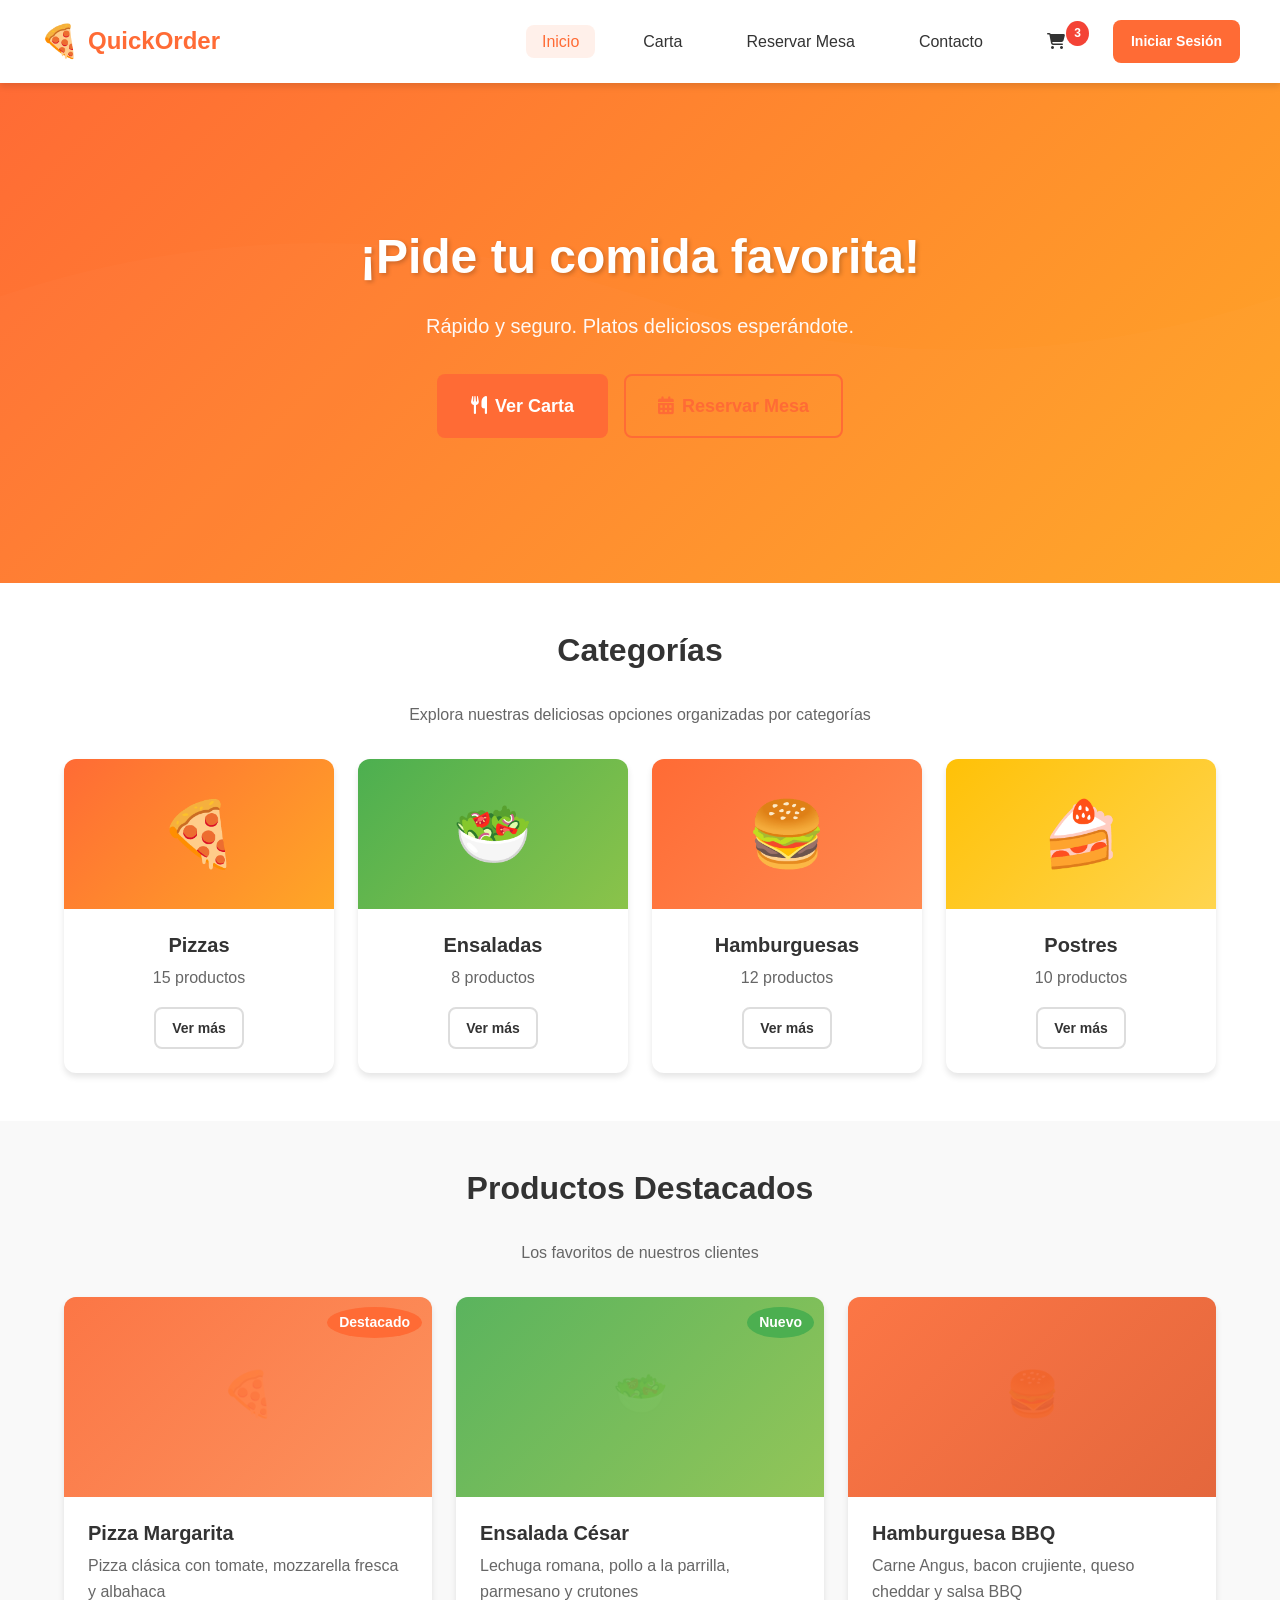
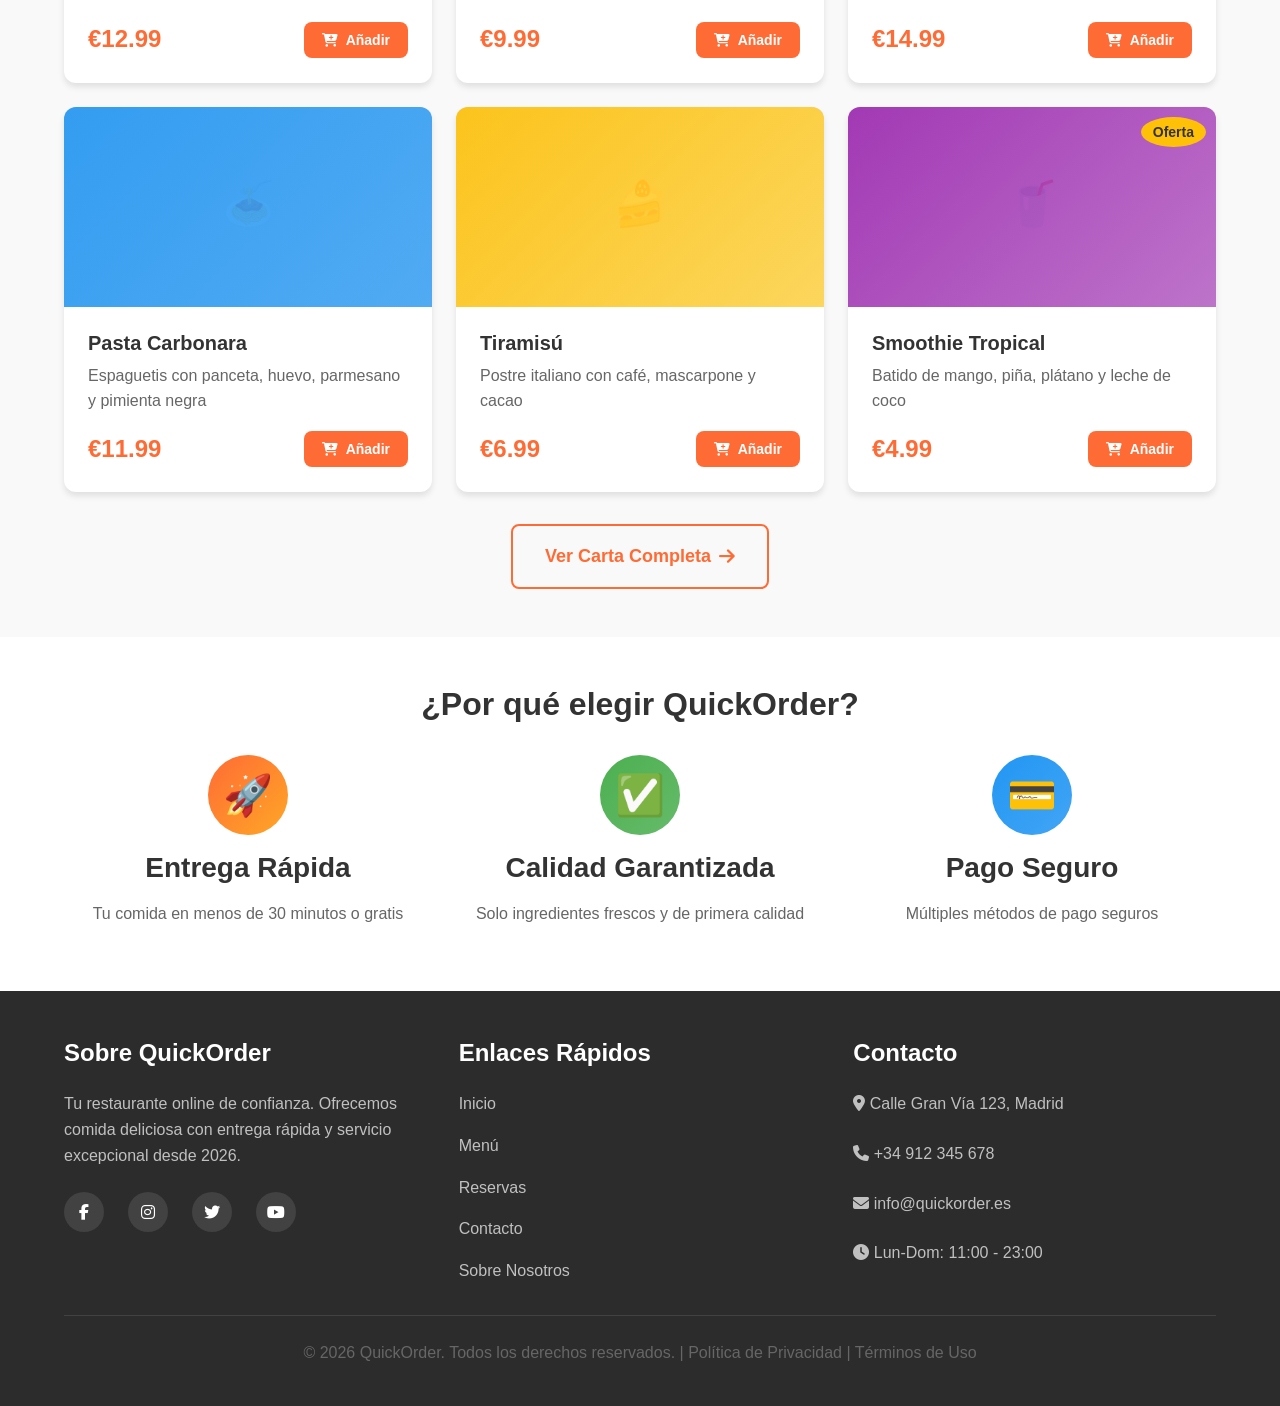
<file: mockup/index.html>
<!DOCTYPE html>
<html lang="es">
<head>
    <meta charset="UTF-8">
    <meta name="viewport" content="width=device-width, initial-scale=1.0">
    <title>QuickOrder - Ordena tu comida favorita online</title>
    <link rel="stylesheet" href="styles.css">
    <!-- Iconos -->
    <link rel="stylesheet" href="https://cdnjs.cloudflare.com/ajax/libs/font-awesome/6.4.0/css/all.min.css">
</head>
<body>
	<!-- Cabecera-->
    <header class="header">
        <nav class="navbar container">
            <a href="index.html" class="logo">
                <span class="logo-icon">🍕</span>
                <span>QuickOrder</span>
            </a>
            
            <ul class="nav-menu" id="navMenu">
                <li><a href="index.html" class="nav-link active">Inicio</a></li>
                <li><a href="index.html#menu" class="nav-link">Carta</a></li>
                <li><a href="reservation.html" class="nav-link">Reservar Mesa</a></li>
                <li><a href="contact.html" class="nav-link">Contacto</a></li>
                <li class="cart-badge">
                    <a href="#" class="nav-link">
                        <i class="fas fa-shopping-cart"></i>
                        <span class="badge">3</span>
                    </a>
                </li>
                <li><a href="login.html" class="btn btn-primary btn-sm">Iniciar Sesión</a></li>
            </ul>
            
            <button class="mobile-menu-toggle" id="mobileMenuToggle">
                <i class="fas fa-bars"></i>
            </button>
        </nav>
    </header>
	<!-- Principal -->
    <section class="hero">
        <div class="hero-content fade-in">
            <h1 class="hero-title">¡Pide tu comida favorita!</h1>
            <p class="hero-subtitle">Rápido y seguro. Platos deliciosos esperándote.</p>
				<div style="display: flex; gap: 1rem; justify-content: center; flex-wrap: wrap;">
                <a href="#menu" class="btn btn-primary btn-lg">
                    <i class="fas fa-utensils"></i>
                    Ver Carta
                </a>
                <a href="reservation.html" class="btn btn-secondary btn-lg">
                    <i class="fas fa-calendar-alt"></i>
                    Reservar Mesa
                </a>
            </div>
        </div>
    </section>
	<!-- Categoría -->
    <section class="section">
        <div class="container">
            <h2 class="section-title">Categorías</h2>
            <p class="section-subtitle">Explora nuestras deliciosas opciones organizadas por categorías</p>
            
            <div class="grid grid-4">
                <!-- Pizzas -->
                <div class="card fade-in">
                    <div style="background: linear-gradient(135deg, #FF6B35, #FFA726); height: 150px; display: flex; align-items: center; justify-content: center; font-size: 4rem;">
                        🍕
                    </div>
                    <div class="card-body text-center">
                        <h3 class="card-title">Pizzas</h3>
                        <p class="card-text">15 productos</p>
                        <a href="#menu" class="btn btn-outline btn-sm">Ver más</a>
                    </div>
                </div>

                <!-- Ensaladas -->
                <div class="card fade-in" style="animation-delay: 0.1s;">
                    <div style="background: linear-gradient(135deg, #4CAF50, #8BC34A); height: 150px; display: flex; align-items: center; justify-content: center; font-size: 4rem;">
                        🥗
                    </div>
                    <div class="card-body text-center">
                        <h3 class="card-title">Ensaladas</h3>
                        <p class="card-text">8 productos</p>
                        <a href="#menu" class="btn btn-outline btn-sm">Ver más</a>
                    </div>
                </div>

                <!-- Hamburguesas -->
                <div class="card fade-in" style="animation-delay: 0.2s;">
                    <div style="background: linear-gradient(135deg, #FF6B35, #FF8A50); height: 150px; display: flex; align-items: center; justify-content: center; font-size: 4rem;">
                        🍔
                    </div>
                    <div class="card-body text-center">
                        <h3 class="card-title">Hamburguesas</h3>
                        <p class="card-text">12 productos</p>
                        <a href="#menu" class="btn btn-outline btn-sm">Ver más</a>
                    </div>
                </div>

                <!-- Postres -->
                <div class="card fade-in" style="animation-delay: 0.3s;">
                    <div style="background: linear-gradient(135deg, #FFC107, #FFD54F); height: 150px; display: flex; align-items: center; justify-content: center; font-size: 4rem;">
                        🍰
                    </div>
                    <div class="card-body text-center">
                        <h3 class="card-title">Postres</h3>
                        <p class="card-text">10 productos</p>
                        <a href="#menu" class="btn btn-outline btn-sm">Ver más</a>
                    </div>
                </div>
            </div>
        </div>
    </section>

    <!-- Favoritos -->
    <section class="section" id="menu" style="background-color: var(--bg-secondary);">
        <div class="container">
            <h2 class="section-title">Productos Destacados</h2>
            <p class="section-subtitle">Los favoritos de nuestros clientes</p>
            
            <div class="grid grid-3">
                <!-- Producto 1 -->
                <div class="card">
                    <div style="position: relative;">
                        <div style="background: linear-gradient(135deg, rgba(255,107,53,0.9), rgba(255,138,80,0.9)), url('data:image/svg+xml,<svg xmlns=%22http://www.w3.org/2000/svg%22 viewBox=%220 0 400 300%22><rect fill=%22%23ddd%22 width=%22400%22 height=%22300%22/><text x=%2250%25%22 y=%2250%25%22 dominant-baseline=%22middle%22 text-anchor=%22middle%22 font-family=%22sans-serif%22 font-size=%2248%22 fill=%22%23999%22>🍕</text></svg>'); height: 200px; background-size: cover; background-position: center;"></div>
                        <span class="badge" style="position: absolute; top: 10px; right: 10px;">Destacado</span>
                    </div>
                    <div class="card-body">
                        <h3 class="card-title">Pizza Margarita</h3>
                        <p class="card-text">Pizza clásica con tomate, mozzarella fresca y albahaca</p>
                        <div class="d-flex justify-between align-center" style="margin-top: 1rem;">
                            <span style="font-size: 1.5rem; font-weight: 700; color: var(--primary-color);">€12.99</span>
                            <button class="btn btn-primary btn-sm">
                                <i class="fas fa-cart-plus"></i>
                                Añadir
                            </button>
                        </div>
                    </div>
                </div>

                <!-- Producto 2 -->
                <div class="card">
                    <div style="position: relative;">
                        <div style="background: linear-gradient(135deg, rgba(76,175,80,0.9), rgba(139,195,74,0.9)), url('data:image/svg+xml,<svg xmlns=%22http://www.w3.org/2000/svg%22 viewBox=%220 0 400 300%22><rect fill=%22%23ddd%22 width=%22400%22 height=%22300%22/><text x=%2250%25%22 y=%2250%25%22 dominant-baseline=%22middle%22 text-anchor=%22middle%22 font-family=%22sans-serif%22 font-size=%2248%22 fill=%22%23999%22>🥗</text></svg>'); height: 200px; background-size: cover; background-position: center;"></div>
                        <span class="badge badge-success" style="position: absolute; top: 10px; right: 10px;">Nuevo</span>
                    </div>
                    <div class="card-body">
                        <h3 class="card-title">Ensalada César</h3>
                        <p class="card-text">Lechuga romana, pollo a la parrilla, parmesano y crutones</p>
                        <div class="d-flex justify-between align-center" style="margin-top: 1rem;">
                            <span style="font-size: 1.5rem; font-weight: 700; color: var(--primary-color);">€9.99</span>
                            <button class="btn btn-primary btn-sm">
                                <i class="fas fa-cart-plus"></i>
                                Añadir
                            </button>
                        </div>
                    </div>
                </div>

                <!-- Producto 3 -->
                <div class="card">
                    <div style="position: relative;">
                        <div style="background: linear-gradient(135deg, rgba(255,107,53,0.9), rgba(229,90,43,0.9)), url('data:image/svg+xml,<svg xmlns=%22http://www.w3.org/2000/svg%22 viewBox=%220 0 400 300%22><rect fill=%22%23ddd%22 width=%22400%22 height=%22300%22/><text x=%2250%25%22 y=%2250%25%22 dominant-baseline=%22middle%22 text-anchor=%22middle%22 font-family=%22sans-serif%22 font-size=%2248%22 fill=%22%23999%22>🍔</text></svg>'); height: 200px; background-size: cover; background-position: center;"></div>
                    </div>
                    <div class="card-body">
                        <h3 class="card-title">Hamburguesa BBQ</h3>
                        <p class="card-text">Carne Angus, bacon crujiente, queso cheddar y salsa BBQ</p>
                        <div class="d-flex justify-between align-center" style="margin-top: 1rem;">
                            <span style="font-size: 1.5rem; font-weight: 700; color: var(--primary-color);">€14.99</span>
                            <button class="btn btn-primary btn-sm">
                                <i class="fas fa-cart-plus"></i>
                                Añadir
                            </button>
                        </div>
                    </div>
                </div>

                <!-- Producto 4 -->
                <div class="card">
                    <div style="position: relative;">
                        <div style="background: linear-gradient(135deg, rgba(33,150,243,0.9), rgba(66,165,245,0.9)), url('data:image/svg+xml,<svg xmlns=%22http://www.w3.org/2000/svg%22 viewBox=%220 0 400 300%22><rect fill=%22%23ddd%22 width=%22400%22 height=%22300%22/><text x=%2250%25%22 y=%2250%25%22 dominant-baseline=%22middle%22 text-anchor=%22middle%22 font-family=%22sans-serif%22 font-size=%2248%22 fill=%22%23999%22>🍝</text></svg>'); height: 200px; background-size: cover; background-position: center;"></div>
                    </div>
                    <div class="card-body">
                        <h3 class="card-title">Pasta Carbonara</h3>
                        <p class="card-text">Espaguetis con panceta, huevo, parmesano y pimienta negra</p>
                        <div class="d-flex justify-between align-center" style="margin-top: 1rem;">
                            <span style="font-size: 1.5rem; font-weight: 700; color: var(--primary-color);">€11.99</span>
                            <button class="btn btn-primary btn-sm">
                                <i class="fas fa-cart-plus"></i>
                                Añadir
                            </button>
                        </div>
                    </div>
                </div>

                <!-- Producto 5 -->
                <div class="card">
                    <div style="position: relative;">
                        <div style="background: linear-gradient(135deg, rgba(255,193,7,0.9), rgba(255,213,79,0.9)), url('data:image/svg+xml,<svg xmlns=%22http://www.w3.org/2000/svg%22 viewBox=%220 0 400 300%22><rect fill=%22%23ddd%22 width=%22400%22 height=%22300%22/><text x=%2250%25%22 y=%2250%25%22 dominant-baseline=%22middle%22 text-anchor=%22middle%22 font-family=%22sans-serif%22 font-size=%2248%22 fill=%22%23999%22>🍰</text></svg>'); height: 200px; background-size: cover; background-position: center;"></div>
                    </div>
                    <div class="card-body">
                        <h3 class="card-title">Tiramisú</h3>
                        <p class="card-text">Postre italiano con café, mascarpone y cacao</p>
                        <div class="d-flex justify-between align-center" style="margin-top: 1rem;">
                            <span style="font-size: 1.5rem; font-weight: 700; color: var(--primary-color);">€6.99</span>
                            <button class="btn btn-primary btn-sm">
                                <i class="fas fa-cart-plus"></i>
                                Añadir
                            </button>
                        </div>
                    </div>
                </div>

                <!-- Producto 6 -->
                <div class="card">
                    <div style="position: relative;">
                        <div style="background: linear-gradient(135deg, rgba(156,39,176,0.9), rgba(186,104,200,0.9)), url('data:image/svg+xml,<svg xmlns=%22http://www.w3.org/2000/svg%22 viewBox=%220 0 400 300%22><rect fill=%22%23ddd%22 width=%22400%22 height=%22300%22/><text x=%2250%25%22 y=%2250%25%22 dominant-baseline=%22middle%22 text-anchor=%22middle%22 font-family=%22sans-serif%22 font-size=%2248%22 fill=%22%23999%22>🥤</text></svg>'); height: 200px; background-size: cover; background-position: center;"></div>
                        <span class="badge badge-warning" style="position: absolute; top: 10px; right: 10px; color: #333;">Oferta</span>
                    </div>
                    <div class="card-body">
                        <h3 class="card-title">Smoothie Tropical</h3>
                        <p class="card-text">Batido de mango, piña, plátano y leche de coco</p>
                        <div class="d-flex justify-between align-center" style="margin-top: 1rem;">
                            <span style="font-size: 1.5rem; font-weight: 700; color: var(--primary-color);">€4.99</span>
                            <button class="btn btn-primary btn-sm">
                                <i class="fas fa-cart-plus"></i>
                                Añadir
                            </button>
                        </div>
                    </div>
                </div>
            </div>

            <div class="text-center mt-3">
                <a href="#menu" class="btn btn-secondary btn-lg">
                    Ver Carta Completa
                    <i class="fas fa-arrow-right"></i>
                </a>
            </div>
        </div>
    </section>

    <!-- Promo -->
    <section class="section">
        <div class="container">
            <h2 class="section-title">¿Por qué elegir QuickOrder?</h2>
            
            <div class="grid grid-3">
                <div class="text-center slide-in-right">
                    <div style="width: 80px; height: 80px; margin: 0 auto 1rem; background: linear-gradient(135deg, var(--primary-color), var(--secondary-color)); border-radius: 50%; display: flex; align-items: center; justify-content: center; font-size: 2.5rem;">
                        🚀
                    </div>
                    <h3>Entrega Rápida</h3>
                    <p>Tu comida en menos de 30 minutos o gratis</p>
                </div>

                <div class="text-center slide-in-right" style="animation-delay: 0.1s;">
                    <div style="width: 80px; height: 80px; margin: 0 auto 1rem; background: linear-gradient(135deg, var(--success-color), #66BB6A); border-radius: 50%; display: flex; align-items: center; justify-content: center; font-size: 2.5rem;">
                        ✅
                    </div>
                    <h3>Calidad Garantizada</h3>
                    <p>Solo ingredientes frescos y de primera calidad</p>
                </div>

                <div class="text-center slide-in-right" style="animation-delay: 0.2s;">
                    <div style="width: 80px; height: 80px; margin: 0 auto 1rem; background: linear-gradient(135deg, var(--info-color), #42A5F5); border-radius: 50%; display: flex; align-items: center; justify-content: center; font-size: 2.5rem;">
                        💳
                    </div>
                    <h3>Pago Seguro</h3>
                    <p>Múltiples métodos de pago seguros</p>
                </div>
            </div>
        </div>
    </section>

    <!-- FOOTER -->
    <footer class="footer">
        <div class="container">
            <div class="footer-content">
                <!-- Sobre Nosotros -->
                <div class="footer-section">
                    <h4>Sobre QuickOrder</h4>
                    <p style="color: rgba(255,255,255,0.7);">
                        Tu restaurante online de confianza. Ofrecemos comida deliciosa con entrega rápida y servicio excepcional desde 2026.
                    </p>
                    <div class="social-links">
                        <a href="#" class="social-link"><i class="fab fa-facebook-f"></i></a>
                        <a href="#" class="social-link"><i class="fab fa-instagram"></i></a>
                        <a href="#" class="social-link"><i class="fab fa-twitter"></i></a>
                        <a href="#" class="social-link"><i class="fab fa-youtube"></i></a>
                    </div>
                </div>

                <!-- Enlaces Rápidos -->
                <div class="footer-section">
                    <h4>Enlaces Rápidos</h4>
                    <div class="footer-links">
                        <a href="index.html" class="footer-link">Inicio</a>
                        <a href="index.html#menu" class="footer-link">Menú</a>
                        <a href="reservation.html" class="footer-link">Reservas</a>
                        <a href="contact.html" class="footer-link">Contacto</a>
                        <a href="#" class="footer-link">Sobre Nosotros</a>
                    </div>
                </div>

                <!-- Información de Contacto -->
                <div class="footer-section">
                    <h4>Contacto</h4>
                    <div class="footer-links">
                        <p style="color: rgba(255,255,255,0.7); margin-bottom: 0.5rem;">
                            <i class="fas fa-map-marker-alt"></i> Calle Gran Vía 123, Madrid
                        </p>
                        <p style="color: rgba(255,255,255,0.7); margin-bottom: 0.5rem;">
                            <i class="fas fa-phone"></i> +34 912 345 678
                        </p>
                        <p style="color: rgba(255,255,255,0.7); margin-bottom: 0.5rem;">
                            <i class="fas fa-envelope"></i> info@quickorder.es
                        </p>
                        <p style="color: rgba(255,255,255,0.7);">
                            <i class="fas fa-clock"></i> Lun-Dom: 11:00 - 23:00
                        </p>
                    </div>
                </div>
            </div>

            <div class="footer-bottom">
                <p>&copy; 2026 QuickOrder. Todos los derechos reservados. | Política de Privacidad | Términos de Uso</p>
            </div>
        </div>
    </footer>

    <!-- JavaScript para menú móvil -->
    <script>
        const mobileMenuToggle = document.getElementById('mobileMenuToggle');
        const navMenu = document.getElementById('navMenu');

        mobileMenuToggle.addEventListener('click', () => {
            navMenu.classList.toggle('active');
            const icon = mobileMenuToggle.querySelector('i');
            icon.classList.toggle('fa-bars');
            icon.classList.toggle('fa-times');
        });

        // Smooth scroll para enlaces internos
        document.querySelectorAll('a[href^="#"]').forEach(anchor => {
            anchor.addEventListener('click', function (e) {
                e.preventDefault();
                const target = document.querySelector(this.getAttribute('href'));
                if (target) {
                    target.scrollIntoView({ behavior: 'smooth', block: 'start' });
                    navMenu.classList.remove('active');
                }
            });
        });
    </script>
</body>
</html>
</file>
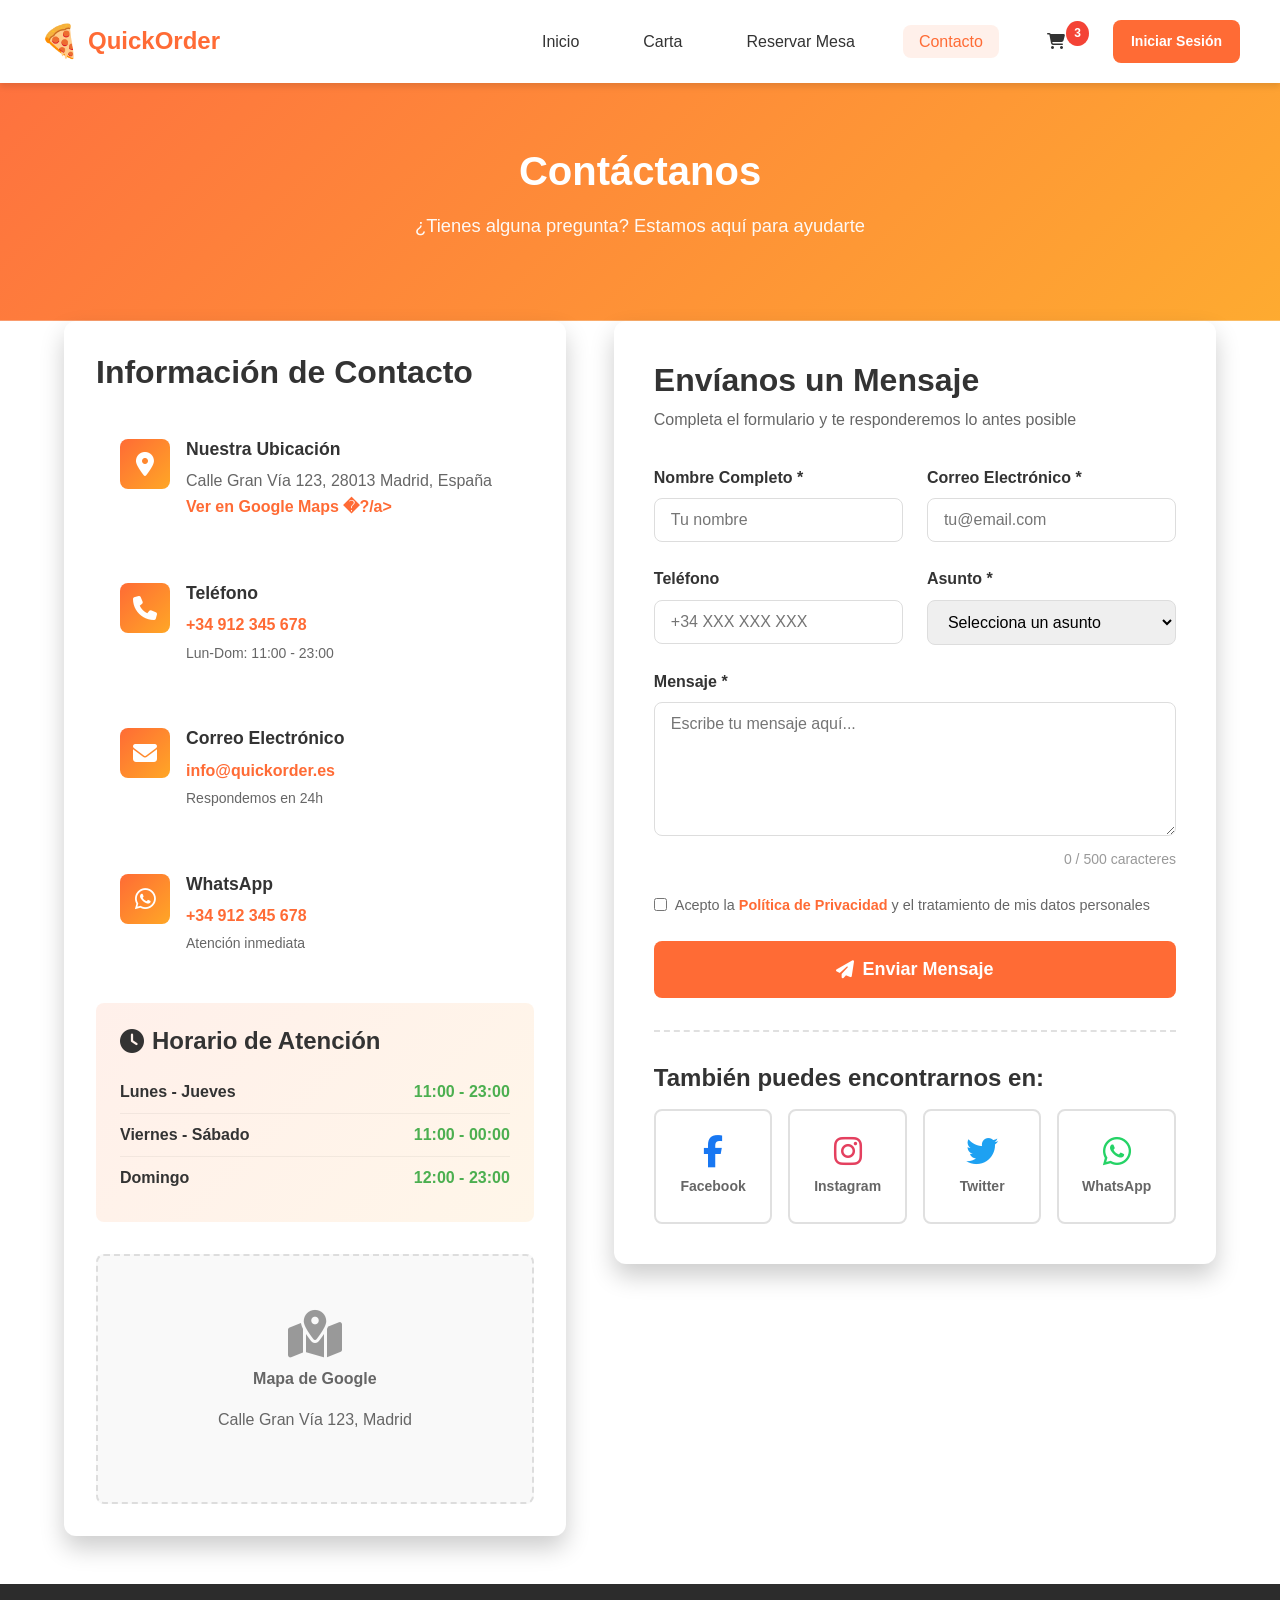
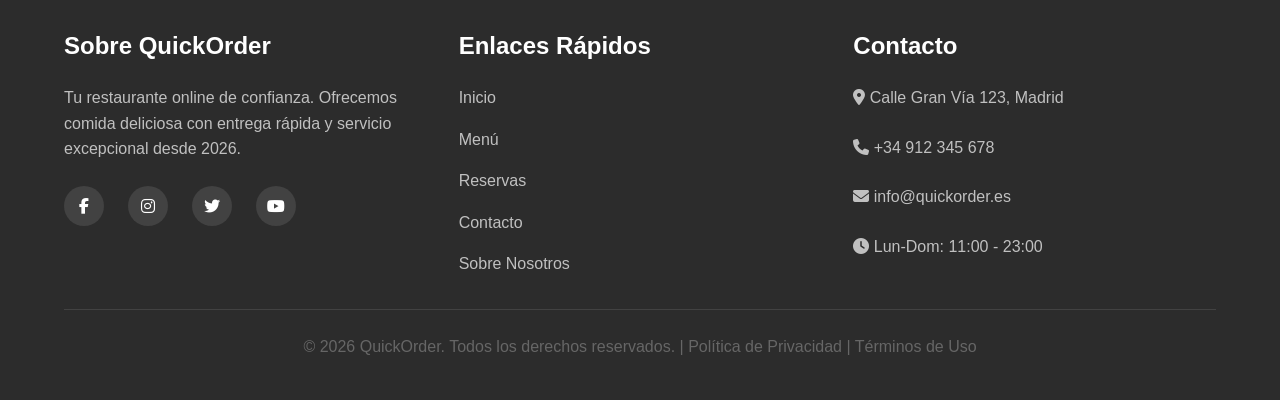
<file: mockup/contact.html>
<!DOCTYPE html>
<html lang="es">
<head>
    <meta charset="UTF-8">
    <meta name="viewport" content="width=device-width, initial-scale=1.0">
    <title>Contacto - QuickOrder</title>
    <link rel="stylesheet" href="styles.css">
    <link rel="stylesheet" href="https://cdnjs.cloudflare.com/ajax/libs/font-awesome/6.4.0/css/all.min.css">
    <style>
        .contact-hero {
            background: linear-gradient(135deg, rgba(255, 107, 53, 0.95), rgba(255, 167, 38, 0.95)),
                        url('data:image/svg+xml,<svg xmlns="http://www.w3.org/2000/svg" viewBox="0 0 1200 400"><rect fill="%23f0f0f0" width="1200" height="400"/></svg>');
            background-size: cover;
            background-position: center;
            padding: 4rem 0;
            color: white;
            text-align: center;
        }

        .contact-hero h1 {
            color: white;
            font-size: 2.5rem;
            margin-bottom: 1rem;
        }

        .contact-hero p {
            font-size: 1.15rem;
            opacity: 0.95;
            color: white;
        }

        .contact-content {
            display: grid;
            grid-template-columns: 1fr 1.2fr;
            gap: 3rem;
            margin-top: -3rem;
            position: relative;
            z-index: 10;
        }

        .contact-info-card {
            background: white;
            border-radius: var(--radius-lg);
            box-shadow: var(--shadow-xl);
            padding: 2rem;
        }

        .info-item {
            display: flex;
            gap: 1rem;
            padding: 1.5rem;
            border-radius: var(--radius-md);
            transition: var(--transition-fast);
            margin-bottom: 1rem;
        }

        .info-item:hover {
            background: var(--bg-secondary);
            transform: translateX(5px);
        }

        .info-icon {
            width: 50px;
            height: 50px;
            background: linear-gradient(135deg, var(--primary-color), var(--secondary-color));
            border-radius: var(--radius-md);
            display: flex;
            align-items: center;
            justify-content: center;
            color: white;
            font-size: 1.5rem;
            flex-shrink: 0;
        }

        .info-content h3 {
            font-size: 1.1rem;
            margin-bottom: 0.5rem;
        }

        .info-content p {
            color: var(--text-secondary);
            margin: 0;
        }

        .info-content a {
            color: var(--primary-color);
            font-weight: 600;
        }

        .map-container {
            margin-top: 2rem;
            border-radius: var(--radius-md);
            overflow: hidden;
            height: 250px;
            background: var(--bg-secondary);
            display: flex;
            align-items: center;
            justify-content: center;
            border: 2px dashed #ddd;
        }

        .map-placeholder {
            text-align: center;
            color: var(--text-light);
        }

        .contact-form-card {
            background: white;
            border-radius: var(--radius-lg);
            box-shadow: var(--shadow-xl);
            padding: 2.5rem;
        }

        .contact-form-card h2 {
            margin-bottom: 0.5rem;
        }

        .contact-form-card > p {
            color: var(--text-secondary);
            margin-bottom: 2rem;
        }

        .form-row {
            display: grid;
            grid-template-columns: 1fr 1fr;
            gap: 1.5rem;
        }

        .char-counter {
            text-align: right;
            font-size: 0.875rem;
            color: var(--text-light);
            margin-top: 0.25rem;
        }

        .social-section {
            margin-top: 2rem;
            padding-top: 2rem;
            border-top: 2px dashed #e0e0e0;
        }

        .social-section h4 {
            margin-bottom: 1rem;
        }

        .social-grid {
            display: grid;
            grid-template-columns: repeat(4, 1fr);
            gap: 1rem;
        }

        .social-card {
            text-align: center;
            padding: 1.5rem 1rem;
            border-radius: var(--radius-md);
            border: 2px solid #e0e0e0;
            transition: var(--transition-fast);
            cursor: pointer;
        }

        .social-card:hover {
            border-color: var(--primary-color);
            background: rgba(255, 107, 53, 0.05);
            transform: translateY(-3px);
        }

        .social-card i {
            font-size: 2rem;
            margin-bottom: 0.5rem;
        }

        .social-card.facebook { color: #1877F2; }
        .social-card.instagram { color: #E4405F; }
        .social-card.twitter { color: #1DA1F2; }
        .social-card.whatsapp { color: #25D366; }

        .social-card p {
            margin: 0;
            font-size: 0.875rem;
            font-weight: 600;
        }

        .opening-hours {
            background: linear-gradient(135deg, rgba(255, 107, 53, 0.1), rgba(255, 167, 38, 0.1));
            padding: 1.5rem;
            border-radius: var(--radius-md);
            margin-top: 1.5rem;
        }

        .opening-hours h4 {
            margin-bottom: 1rem;
            display: flex;
            align-items: center;
            gap: 0.5rem;
        }

        .hours-item {
            display: flex;
            justify-content: space-between;
            padding: 0.5rem 0;
            border-bottom: 1px solid rgba(0, 0, 0, 0.05);
        }

        .hours-item:last-child {
            border-bottom: none;
        }

        .hours-day {
            font-weight: 600;
            color: var(--text-primary);
        }

        .hours-time {
            color: var(--text-secondary);
        }

        .hours-time.open {
            color: var(--success-color);
            font-weight: 600;
        }

        @media (max-width: 968px) {
            .contact-content {
                grid-template-columns: 1fr;
                gap: 2rem;
            }

            .form-row {
                grid-template-columns: 1fr;
            }

            .social-grid {
                grid-template-columns: repeat(2, 1fr);
            }
        }

        @media (max-width: 480px) {
            .contact-hero h1 {
                font-size: 1.75rem;
            }

            .contact-form-card,
            .contact-info-card {
                padding: 1.5rem;
            }
        }
    </style>
</head>
<body>
    <!-- HEADER -->
    <header class="header">
        <nav class="navbar container">
            <a href="index.html" class="logo">
                <span class="logo-icon">🍕</span>
                <span>QuickOrder</span>
            </a>
            
            <ul class="nav-menu" id="navMenu">
                <li><a href="index.html" class="nav-link">Inicio</a></li>
                <li><a href="index.html#menu" class="nav-link">Carta</a></li>
                <li><a href="reservation.html" class="nav-link">Reservar Mesa</a></li>
                <li><a href="contact.html" class="nav-link active">Contacto</a></li>
                <li class="cart-badge">
                    <a href="#" class="nav-link">
                        <i class="fas fa-shopping-cart"></i>
                        <span class="badge">3</span>
                    </a>
                </li>
                <li><a href="login.html" class="btn btn-primary btn-sm">Iniciar Sesión</a></li>
            </ul>
            
            <button class="mobile-menu-toggle" id="mobileMenuToggle">
                <i class="fas fa-bars"></i>
            </button>
        </nav>
    </header>

    <!-- HERO -->
    <section class="contact-hero">
        <div class="container">
            <h1 class="fade-in">Contáctanos</h1>
            <p class="fade-in" style="animation-delay: 0.1s;">¿Tienes alguna pregunta? Estamos aquí para ayudarte</p>
        </div>
    </section>

    <!-- CONTENIDO PRINCIPAL -->
    <section class="section">
        <div class="container contact-content">
            <!-- Información de Contacto -->
            <div>
                <div class="contact-info-card fade-in">
                    <h2 style="margin-bottom: 1.5rem;">Información de Contacto</h2>
                    
                    <!-- Dirección -->
                    <div class="info-item">
                        <div class="info-icon">
                            <i class="fas fa-map-marker-alt"></i>
                        </div>
                        <div class="info-content">
                            <h3>Nuestra Ubicación</h3>
                            <p>Calle Gran Vía 123, 28013 Madrid, España</p>
                            <a href="https://maps.google.com" target="_blank">Ver en Google Maps �?/a>
                        </div>
                    </div>

                    <!-- Teléfono -->
                    <div class="info-item">
                        <div class="info-icon">
                            <i class="fas fa-phone"></i>
                        </div>
                        <div class="info-content">
                            <h3>Teléfono</h3>
                            <p><a href="tel:+34912345678">+34 912 345 678</a></p>
                            <p style="font-size: 0.875rem; margin-top: 0.25rem;">Lun-Dom: 11:00 - 23:00</p>
                        </div>
                    </div>

                    <!-- Email -->
                    <div class="info-item">
                        <div class="info-icon">
                            <i class="fas fa-envelope"></i>
                        </div>
                        <div class="info-content">
                            <h3>Correo Electrónico</h3>
                            <p><a href="mailto:info@quickorder.es">info@quickorder.es</a></p>
                            <p style="font-size: 0.875rem; margin-top: 0.25rem;">Respondemos en 24h</p>
                        </div>
                    </div>

                    <!-- WhatsApp -->
                    <div class="info-item">
                        <div class="info-icon">
                            <i class="fab fa-whatsapp"></i>
                        </div>
                        <div class="info-content">
                            <h3>WhatsApp</h3>
                            <p><a href="https://wa.me/34912345678" target="_blank">+34 912 345 678</a></p>
                            <p style="font-size: 0.875rem; margin-top: 0.25rem;">Atención inmediata</p>
                        </div>
                    </div>

                    <!-- Horario -->
                    <div class="opening-hours">
                        <h4>
                            <i class="fas fa-clock"></i>
                            Horario de Atención
                        </h4>
                        <div class="hours-item">
                            <span class="hours-day">Lunes - Jueves</span>
                            <span class="hours-time open">11:00 - 23:00</span>
                        </div>
                        <div class="hours-item">
                            <span class="hours-day">Viernes - Sábado</span>
                            <span class="hours-time open">11:00 - 00:00</span>
                        </div>
                        <div class="hours-item">
                            <span class="hours-day">Domingo</span>
                            <span class="hours-time open">12:00 - 23:00</span>
                        </div>
                    </div>

                    <!-- Mapa -->
                    <div class="map-container">
                        <div class="map-placeholder">
                            <i class="fas fa-map-marked-alt" style="font-size: 3rem; margin-bottom: 0.5rem;"></i>
                            <p><strong>Mapa de Google</strong></p>
                            <p>Calle Gran Vía 123, Madrid</p>
                        </div>
                    </div>
                </div>
            </div>

            <!-- Formulario de Contacto -->
            <div>
                <div class="contact-form-card fade-in" style="animation-delay: 0.1s;">
                    <h2>Envíanos un Mensaje</h2>
                    <p>Completa el formulario y te responderemos lo antes posible</p>

                    <form id="contactForm">
                        <div class="form-row">
                            <div class="form-group">
                                <label class="form-label">Nombre Completo *</label>
                                <input type="text" class="form-control" placeholder="Tu nombre" required minlength="3">
                            </div>

                            <div class="form-group">
                                <label class="form-label">Correo Electrónico *</label>
                                <input type="email" class="form-control" placeholder="tu@email.com" required>
                            </div>
                        </div>

                        <div class="form-row">
                            <div class="form-group">
                                <label class="form-label">Teléfono</label>
                                <input type="tel" class="form-control" placeholder="+34 XXX XXX XXX">
                            </div>

                            <div class="form-group">
                                <label class="form-label">Asunto *</label>
                                <select class="form-control" required>
                                    <option value="">Selecciona un asunto</option>
                                    <option value="pedido">Consulta sobre pedido</option>
                                    <option value="reserva">Consulta sobre reserva</option>
                                    <option value="menu">Información del menú</option>
                                    <option value="delivery">Información de delivery</option>
                                    <option value="sugerencia">Sugerencia o comentario</option>
                                    <option value="otro">Otro</option>
                                </select>
                            </div>
                        </div>

                        <div class="form-group">
                            <label class="form-label">Mensaje *</label>
                            <textarea 
                                class="form-control" 
                                placeholder="Escribe tu mensaje aquí..." 
                                rows="6" 
                                required 
                                minlength="10" 
                                maxlength="500"
                                id="messageInput"
                                oninput="updateCharCount()"
                            ></textarea>
                            <div class="char-counter">
                                <span id="charCount">0</span> / 500 caracteres
                            </div>
                        </div>

                        <div class="form-group">
                            <label style="display: flex; align-items: start; gap: 0.5rem; cursor: pointer;">
                                <input type="checkbox" required style="width: auto; margin-top: 0.25rem;">
                                <span style="font-size: 0.9rem; color: var(--text-secondary);">
                                    Acepto la <a href="#" style="color: var(--primary-color); font-weight: 600;">Política de Privacidad</a> 
                                    y el tratamiento de mis datos personales
                                </span>
                            </label>
                        </div>

                        <button type="submit" class="btn btn-primary btn-block btn-lg">
                            <i class="fas fa-paper-plane"></i>
                            Enviar Mensaje
                        </button>
                    </form>

                    <!-- Redes Sociales -->
                    <div class="social-section">
                        <h4>También puedes encontrarnos en:</h4>
                        <div class="social-grid">
                            <div class="social-card facebook" onclick="window.open('https://facebook.com', '_blank')">
                                <i class="fab fa-facebook-f"></i>
                                <p>Facebook</p>
                            </div>
                            <div class="social-card instagram" onclick="window.open('https://instagram.com', '_blank')">
                                <i class="fab fa-instagram"></i>
                                <p>Instagram</p>
                            </div>
                            <div class="social-card twitter" onclick="window.open('https://twitter.com', '_blank')">
                                <i class="fab fa-twitter"></i>
                                <p>Twitter</p>
                            </div>
                            <div class="social-card whatsapp" onclick="window.open('https://wa.me/34912345678', '_blank')">
                                <i class="fab fa-whatsapp"></i>
                                <p>WhatsApp</p>
                            </div>
                        </div>
                    </div>
                </div>
            </div>
        </div>
    </section>

    <!-- FOOTER -->
    <footer class="footer">
        <div class="container">
            <div class="footer-content">
                <div class="footer-section">
                    <h4>Sobre QuickOrder</h4>
                    <p style="color: rgba(255,255,255,0.7);">
                        Tu restaurante online de confianza. Ofrecemos comida deliciosa con entrega rápida y servicio excepcional desde 2026.
                    </p>
                    <div class="social-links">
                        <a href="#" class="social-link"><i class="fab fa-facebook-f"></i></a>
                        <a href="#" class="social-link"><i class="fab fa-instagram"></i></a>
                        <a href="#" class="social-link"><i class="fab fa-twitter"></i></a>
                        <a href="#" class="social-link"><i class="fab fa-youtube"></i></a>
                    </div>
                </div>

                <div class="footer-section">
                    <h4>Enlaces Rápidos</h4>
                    <div class="footer-links">
                        <a href="index.html" class="footer-link">Inicio</a>
                        <a href="index.html#menu" class="footer-link">Menú</a>
                        <a href="reservation.html" class="footer-link">Reservas</a>
                        <a href="contact.html" class="footer-link">Contacto</a>
                        <a href="#" class="footer-link">Sobre Nosotros</a>
                    </div>
                </div>

                <div class="footer-section">
                    <h4>Contacto</h4>
                    <div class="footer-links">
                        <p style="color: rgba(255,255,255,0.7); margin-bottom: 0.5rem;">
                            <i class="fas fa-map-marker-alt"></i> Calle Gran Vía 123, Madrid
                        </p>
                        <p style="color: rgba(255,255,255,0.7); margin-bottom: 0.5rem;">
                            <i class="fas fa-phone"></i> +34 912 345 678
                        </p>
                        <p style="color: rgba(255,255,255,0.7); margin-bottom: 0.5rem;">
                            <i class="fas fa-envelope"></i> info@quickorder.es
                        </p>
                        <p style="color: rgba(255,255,255,0.7);">
                            <i class="fas fa-clock"></i> Lun-Dom: 11:00 - 23:00
                        </p>
                    </div>
                </div>
            </div>

            <div class="footer-bottom">
                <p>&copy; 2026 QuickOrder. Todos los derechos reservados. | Política de Privacidad | Términos de Uso</p>
            </div>
        </div>
    </footer>

    <script>
        // Menú móvil
        const mobileMenuToggle = document.getElementById('mobileMenuToggle');
        const navMenu = document.getElementById('navMenu');

        mobileMenuToggle.addEventListener('click', () => {
            navMenu.classList.toggle('active');
            const icon = mobileMenuToggle.querySelector('i');
            icon.classList.toggle('fa-bars');
            icon.classList.toggle('fa-times');
        });

        // Contador de caracteres
        function updateCharCount() {
            const input = document.getElementById('messageInput');
            const counter = document.getElementById('charCount');
            counter.textContent = input.value.length;
            
            if (input.value.length > 450) {
                counter.style.color = 'var(--error-color)';
            } else {
                counter.style.color = 'var(--text-light)';
            }
        }

        // Manejo de formulario
        document.getElementById('contactForm').addEventListener('submit', (e) => {
            e.preventDefault();
            
            // Simulación de envío exitoso
            const notification = document.createElement('div');
            notification.className = 'alert alert-success';
            notification.innerHTML = '<i class="fas fa-check-circle"></i> ¡Mensaje enviado exitosamente! Te responderemos pronto.';
            notification.style.position = 'fixed';
            notification.style.top = '2rem';
            notification.style.right = '2rem';
            notification.style.zIndex = '9999';
            notification.style.minWidth = '350px';
            document.body.appendChild(notification);
            
            // Resetear formulario
            e.target.reset();
            updateCharCount();
            
            // Remover notificación
            setTimeout(() => {
                notification.remove();
            }, 5000);
        });
    </script>
</body>
</html>
</file>
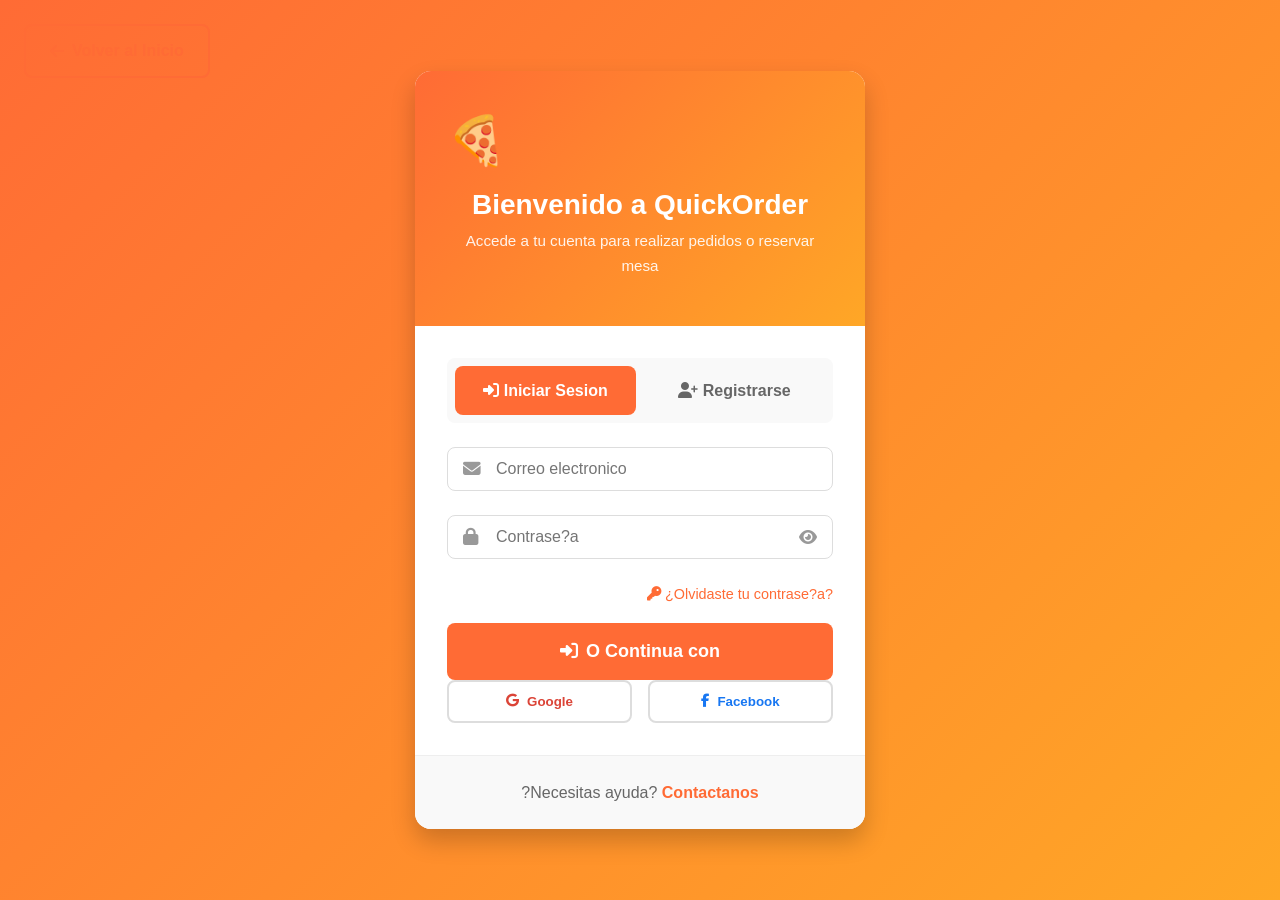
<file: mockup/login.html>
<head>
    <meta charset="UTF-8">
    <meta name="viewport" content="width=device-width, initial-scale=1.0">
    <title>Iniciar Sesion - QuickOrder</title>
    <link rel="stylesheet" href="styles.css">
    <link rel="stylesheet" href="https://cdnjs.cloudflare.com/ajax/libs/font-awesome/6.4.0/css/all.min.css">
    <style>
        .login-container {
            min-height: 100vh;
            display: flex;
            align-items: center;
            justify-content: center;
            background: linear-gradient(135deg, #FF6B35 0%, #FFA726 100%);
            padding: 2rem 1rem;
        }

        .login-card {
            background: white;
            border-radius: var(--radius-xl);
            box-shadow: var(--shadow-xl);
            max-width: 450px;
            width: 100%;
            overflow: hidden;
            animation: fadeIn 0.5s ease-out;
        }

        .login-header {
            background: linear-gradient(135deg, var(--primary-color), var(--secondary-color));
            color: white;
            padding: 2rem;
            text-align: center;
        }

        .login-header .logo {
            font-size: 3rem;
            margin-bottom: 0.5rem;
        }

        .login-header h1 {
            color: white;
            font-size: 1.75rem;
            margin-bottom: 0.5rem;
        }

        .login-header p {
            color: rgba(255, 255, 255, 0.9);
            font-size: 0.95rem;
        }

        .login-body {
            padding: 2rem;
        }

        .tabs {
            display: flex;
            gap: 0.5rem;
            margin-bottom: 1.5rem;
            background: var(--bg-secondary);
            padding: 0.5rem;
            border-radius: var(--radius-md);
        }

        .tab {
            flex: 1;
            padding: 0.75rem 1rem;
            text-align: center;
            border-radius: var(--radius-md);
            cursor: pointer;
            transition: var(--transition-fast);
            font-weight: 600;
            color: var(--text-secondary);
        }

        .tab.active {
            background: var(--primary-color);
            color: white;
        }

        .tab-content {
            display: none;
        }

        .tab-content.active {
            display: block;
            animation: fadeIn 0.3s ease-out;
        }

        .form-control {
            position: relative;
            margin-bottom: 1.5rem;
        }

        .input-icon {
            position: absolute;
            left: 1rem;
            top: 50%;
            transform: translateY(-50%);
            color: var(--text-light);
            font-size: 1.1rem;
        }

        .form-control input {
            padding-left: 3rem;
        }

        .forgot-password {
            text-align: right;
            margin-bottom: 1rem;
        }

        .forgot-password a {
            color: var(--primary-color);
            font-size: 0.9rem;
            font-weight: 500;
        }

        .forgot-password a:hover {
            text-decoration: underline;
        }

        .divider {
            display: flex;
            align-items: center;
            text-align: center;
            margin: 1.5rem 0;
            color: var(--text-light);
        }

        .divider::before,
        .divider::after {
            content: '';
            flex: 1;
            border-bottom: 1px solid #ddd;
        }

        .divider span {
            padding: 0 1rem;
            font-size: 0.9rem;
        }

        .social-login {
            display: flex;
            gap: 1rem;
        }

        .social-btn {
            flex: 1;
            padding: 0.75rem;
            border: 2px solid #ddd;
            border-radius: var(--radius-md);
            display: flex;
            align-items: center;
            justify-content: center;
            gap: 0.5rem;
            cursor: pointer;
            transition: var(--transition-fast);
            font-weight: 600;
        }

        .social-btn:hover {
            border-color: var(--primary-color);
            background: rgba(255, 107, 53, 0.05);
        }

        .social-btn.google {
            color: #DB4437;
        }

        .social-btn.facebook {
            color: #1877F2;
        }

        .login-footer {
            text-align: center;
            padding: 1.5rem 2rem;
            background: var(--bg-secondary);
            border-top: 1px solid #eee;
        }

        .login-footer a {
            color: var(--primary-color);
            font-weight: 600;
        }

        .login-footer a:hover {
            text-decoration: underline;
        }

        .back-home {
            position: fixed;
            top: 1.5rem;
            left: 1.5rem;
            z-index: 1000;
        }

        @media (max-width: 768px) {
            .login-container {
                padding: 1rem;
            }

            .login-body {
                padding: 1.5rem;
            }

            .back-home {
                top: 1rem;
                left: 1rem;
            }

            .social-login {
                flex-direction: column;
            }
        }

        .password-toggle {
            position: absolute;
            right: 1rem;
            top: 50%;
            transform: translateY(-50%);
            cursor: pointer;
            color: var(--text-light);
        }

        .password-toggle:hover {
            color: var(--primary-color);
        }

        .demo-credentials {
            background: #E3F2FD;
            border-left: 4px solid #2196F3;
            padding: 1rem;
            border-radius: var(--radius-md);
            margin-bottom: 1.5rem;
            font-size: 0.9rem;
        }

        .demo-credentials h4 {
            color: #1976D2;
            font-size: 0.95rem;
            margin-bottom: 0.5rem;
        }

        .demo-credentials p {
            margin: 0.25rem 0;
            color: #424242;
        }

        .demo-credentials strong {
            color: #1565C0;
        }
    </style>
</head>
<body>
    <!-- Volver al inicio -->
    <a href="index.html" class="back-home btn btn-secondary">
        <i class="fas fa-arrow-left"></i>
        Volver al Inicio
    </a>

    <!-- Contenedor -->
    <div class="login-container">
        <div class="login-card">
            <!-- Header -->
            <div class="login-header">
                <div class="logo">🍕</div>
                <h1>Bienvenido a QuickOrder</h1>
                <p>Accede a tu cuenta para realizar pedidos o reservar mesa</p>
            </div>

            <!-- Body -->
            <div class="login-body">

                <!-- Tabs -->
                <div class="tabs">
                    <div class="tab active" data-tab="login">
                        <i class="fas fa-sign-in-alt"></i> Iniciar Sesion
                    </div>
                    <div class="tab" data-tab="register">
                        <i class="fas fa-user-plus"></i> Registrarse
                    </div>
                </div>

                <!-- Formulario de Login -->
                <div class="tab-content active" id="login">
                    <form id="loginForm">
                        <div class="form-control">
                            <i class="input-icon fas fa-envelope"></i>
                            <input type="email" placeholder="Correo electronico" required>
                        </div>

                        <div class="form-control">
                            <i class="input-icon fas fa-lock"></i>
                            <input type="password" id="loginPassword" placeholder="Contrase?a" required>
                            <i class="password-toggle fas fa-eye" onclick="togglePassword('loginPassword', this)"></i>
                        </div>

                        <div class="forgot-password">
                            <a href="#"><i class="fas fa-key"></i> ¿Olvidaste tu contrase?a?</a>
                        </div>

                        <button type="submit" class="btn btn-primary btn-block btn-lg">
                            <i class="fas fa-sign-in-alt"></i>
                            O Continua con
                        </button>
                    </form>

                    <div class="social-login">
                        <button class="social-btn google">
                            <i class="fab fa-google"></i>
                            Google
                        </button>
                        <button class="social-btn facebook">
                            <i class="fab fa-facebook-f"></i>
                            Facebook
                        </button>
                    </div>
                </div>

                <!-- Formulario de Registro -->
                <div class="tab-content" id="register">
                    <form id="registerForm">
                        <div class="form-control">
                            <i class="input-icon fas fa-user"></i>
                            <input type="text" placeholder="Nombre completo" required>
                        </div>

                        <div class="form-control">
                            <i class="input-icon fas fa-envelope"></i>
                            <input type="email" placeholder="Correo electronico" required>
                        </div>

                        <div class="form-control">
                            <i class="input-icon fas fa-phone"></i>
                            <input type="tel" placeholder="Telefono" required>
                        </div>

                        <div class="form-control">
                            <i class="input-icon fas fa-lock"></i>
                            <input type="password" id="registerPassword" placeholder="Contrase?a" required>
                            <i class="password-toggle fas fa-eye" onclick="togglePassword('registerPassword', this)"></i>
                        </div>

                        <div class="form-control">
                            <i class="input-icon fas fa-lock"></i>
                            <input type="password" id="confirmPassword" placeholder="Confirmar contrase?a" required>
                            <i class="password-toggle fas fa-eye" onclick="togglePassword('confirmPassword', this)"></i>
                        </div>

                        <div style="margin-bottom: 1.5rem;">
                            <label style="display: flex; align-items: start; gap: 0.5rem; cursor: pointer;">
                                <input type="checkbox" required style="width: auto; margin-top: 0.25rem;">
                                <span style="font-size: 0.9rem; color: var(--text-secondary);">
                                    Acepto los <a href="#" style="color: var(--primary-color); font-weight: 600;">Terminos y Condiciones</a> 
                                    y la <a href="#" style="color: var(--primary-color); font-weight: 600;">Politica de Privacidad</a>
                                </span>
                            </label>
                        </div>

                        <button type="submit" class="btn btn-primary btn-block btn-lg">
                            <i class="fas fa-user-plus"></i>
                            Crear Cuenta
                        </button>
                    </form>

                    <div class="divider">
                        <span>O registrate con</span>
                    </div>

                    <div class="social-login">
                        <button class="social-btn google">
                            <i class="fab fa-google"></i>
                            Google
                        </button>
                        <button class="social-btn facebook">
                            <i class="fab fa-facebook-f"></i>
                            Facebook
                        </button>
                    </div>
                </div>
            </div>

            <!-- Footer -->
            <div class="login-footer">
                <p style="margin: 0; color: var(--text-secondary);">
                    ?Necesitas ayuda? <a href="contact.html">Contactanos</a>
                </p>
            </div>
        </div>
    </div>

    <script>
        // Cambio entre tabs
        const tabs = document.querySelectorAll('.tab');
        const tabContents = document.querySelectorAll('.tab-content');

        tabs.forEach(tab => {
            tab.addEventListener('click', () => {
                const targetTab = tab.getAttribute('data-tab');
                
                tabs.forEach(t => t.classList.remove('active'));
                tab.classList.add('active');
                
                tabContents.forEach(content => {
                    content.classList.remove('active');
                    if (content.id === targetTab) {
                        content.classList.add('active');
                    }
                });
            });
        });

        // Toggle password visibility
        function togglePassword(inputId, icon) {
            const input = document.getElementById(inputId);
            if (input.type === 'password') {
                input.type = 'text';
                icon.classList.remove('fa-eye');
                icon.classList.add('fa-eye-slash');
            } else {
                input.type = 'password';
                icon.classList.remove('fa-eye-slash');
                icon.classList.add('fa-eye');
            }
        }

        // Manejo de formularios (simulación)
        document.getElementById('loginForm').addEventListener('submit', (e) => {
            e.preventDefault();
            
            // Simulación de login exitoso
            const notification = document.createElement('div');
            notification.className = 'alert alert-success';
            notification.innerHTML = '<i class="fas fa-check-circle"></i> ¡Login exitoso! Redirigiendo...';
            notification.style.position = 'fixed';
            notification.style.top = '2rem';
            notification.style.right = '2rem';
            notification.style.zIndex = '9999';
            notification.style.minWidth = '300px';
            document.body.appendChild(notification);
            
            setTimeout(() => {
                window.location.href = 'index.html';
            }, 1500);
        });

        document.getElementById('registerForm').addEventListener('submit', (e) => {
            e.preventDefault();
            
            const password = document.getElementById('registerPassword').value;
            const confirmPassword = document.getElementById('confirmPassword').value;
            
            if (password !== confirmPassword) {
                const notification = document.createElement('div');
                notification.className = 'alert alert-error';
                notification.innerHTML = '<i class="fas fa-exclamation-circle"></i> Las contraseñas no coinciden';
                notification.style.position = 'fixed';
                notification.style.top = '2rem';
                notification.style.right = '2rem';
                notification.style.zIndex = '9999';
                notification.style.minWidth = '300px';
                document.body.appendChild(notification);
                
                setTimeout(() => notification.remove(), 3000);
                return;
            }
            
            // Simulación de registro exitoso
            const notification = document.createElement('div');
            notification.className = 'alert alert-success';
            notification.innerHTML = '<i class="fas fa-check-circle"></i> ¡Cuenta creada exitosamente! Redirigiendo...';
            notification.style.position = 'fixed';
            notification.style.top = '2rem';
            notification.style.right = '2rem';
            notification.style.zIndex = '9999';
            notification.style.minWidth = '300px';
            document.body.appendChild(notification);
            
            setTimeout(() => {
                window.location.href = 'index.html';
            }, 1500);
        });

        // Social login (simulación)
        document.querySelectorAll('.social-btn').forEach(btn => {
            btn.addEventListener('click', () => {
                const provider = btn.classList.contains('google') ? 'Google' : 'Facebook';
                const notification = document.createElement('div');
                notification.className = 'alert alert-info';
                notification.innerHTML = `<i class="fas fa-info-circle"></i> Conectando con ${provider}...`;
                notification.style.position = 'fixed';
                notification.style.top = '2rem';
                notification.style.right = '2rem';
                notification.style.zIndex = '9999';
                notification.style.minWidth = '300px';
                document.body.appendChild(notification);
                
                setTimeout(() => notification.remove(), 2000);
            });
        });
    </script>
</body>
</html>
</file>
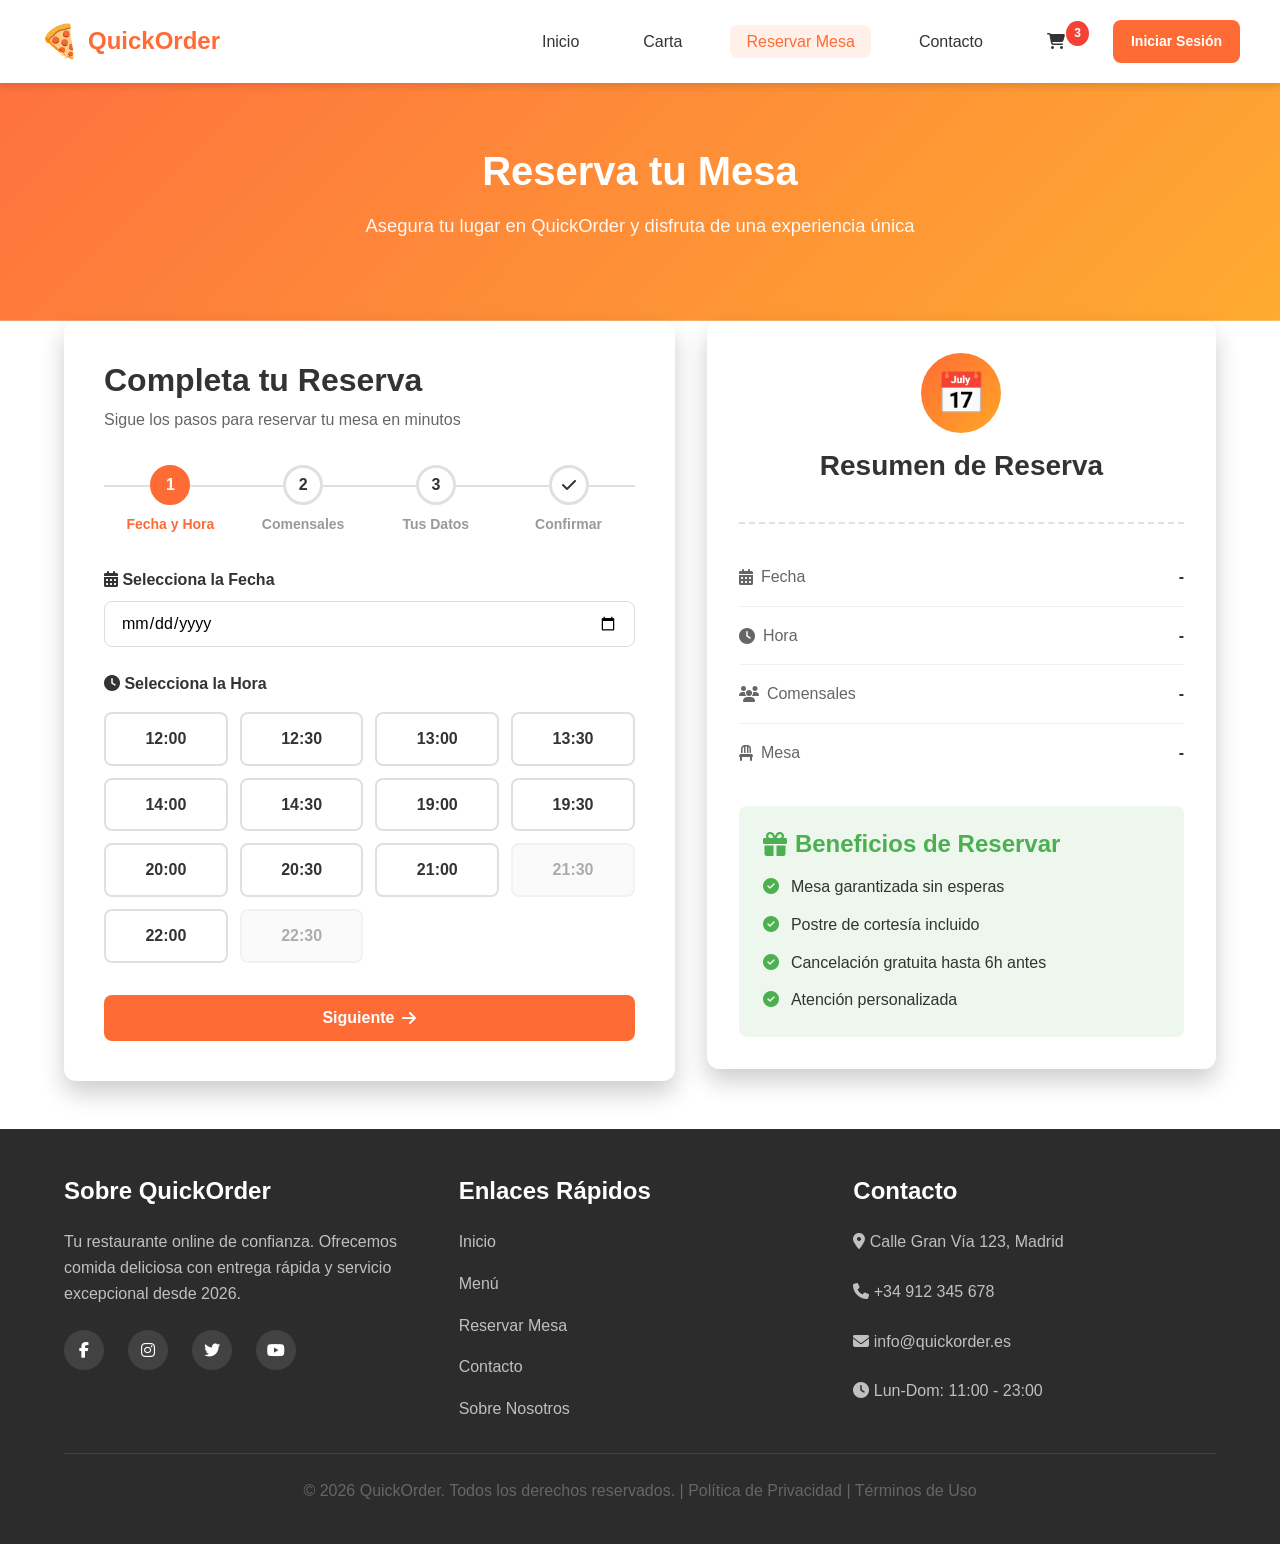
<file: mockup/reservation.html>
<!DOCTYPE html>
<html lang="es">
<head>
    <meta charset="UTF-8">
    <meta name="viewport" content="width=device-width, initial-scale=1.0">
    <title>Reservar Mesa - QuickOrder</title>
    <link rel="stylesheet" href="styles.css">
    <link rel="stylesheet" href="https://cdnjs.cloudflare.com/ajax/libs/font-awesome/6.4.0/css/all.min.css">
    <style>
        .reservation-hero {
            background: linear-gradient(135deg, rgba(255, 107, 53, 0.95), rgba(255, 167, 38, 0.95)),
                        url('data:image/svg+xml,<svg xmlns="http://www.w3.org/2000/svg" viewBox="0 0 1200 400"><rect fill="%23f0f0f0" width="1200" height="400"/></svg>');
            background-size: cover;
            background-position: center;
            padding: 4rem 0;
            color: white;
            text-align: center;
        }

        .reservation-hero h1 {
            color: white;
            font-size: 2.5rem;
            margin-bottom: 1rem;
        }

        .reservation-hero p {
            font-size: 1.15rem;
            opacity: 0.95;
            color: white;
        }

        .reservation-content {
            display: grid;
            grid-template-columns: 1.2fr 1fr;
            gap: 2rem;
            margin-top: -3rem;
            position: relative;
            z-index: 10;
        }

        .reservation-form-card {
            background: white;
            border-radius: var(--radius-lg);
            box-shadow: var(--shadow-xl);
            padding: 2.5rem;
        }

        .reservation-form-card h2 {
            margin-bottom: 0.5rem;
        }

        .reservation-form-card > p {
            color: var(--text-secondary);
            margin-bottom: 2rem;
        }

        .step-indicator {
            display: flex;
            justify-content: space-between;
            margin-bottom: 2rem;
            position: relative;
        }

        .step-indicator::before {
            content: '';
            position: absolute;
            top: 20px;
            left: 0;
            right: 0;
            height: 2px;
            background: #e0e0e0;
            z-index: 0;
        }

        .step {
            display: flex;
            flex-direction: column;
            align-items: center;
            gap: 0.5rem;
            position: relative;
            z-index: 1;
            flex: 1;
        }

        .step-circle {
            width: 40px;
            height: 40px;
            border-radius: 50%;
            background: white;
            border: 3px solid #e0e0e0;
            display: flex;
            align-items: center;
            justify-content: center;
            font-weight: 700;
            transition: var(--transition-fast);
        }

        .step.active .step-circle {
            border-color: var(--primary-color);
            background: var(--primary-color);
            color: white;
        }

        .step.completed .step-circle {
            border-color: var(--success-color);
            background: var(--success-color);
            color: white;
        }

        .step-label {
            font-size: 0.875rem;
            color: var(--text-light);
            font-weight: 600;
        }

        .step.active .step-label {
            color: var(--primary-color);
        }

        .form-step {
            display: none;
        }

        .form-step.active {
            display: block;
            animation: fadeIn 0.3s ease-out;
        }

        .time-slots {
            display: grid;
            grid-template-columns: repeat(auto-fill, minmax(100px, 1fr));
            gap: 0.75rem;
            margin-top: 1rem;
        }

        .time-slot {
            padding: 0.75rem;
            border: 2px solid #e0e0e0;
            border-radius: var(--radius-md);
            text-align: center;
            cursor: pointer;
            transition: var(--transition-fast);
            font-weight: 600;
        }

        .time-slot:hover {
            border-color: var(--primary-color);
            background: rgba(255, 107, 53, 0.05);
        }

        .time-slot.selected {
            border-color: var(--primary-color);
            background: var(--primary-color);
            color: white;
        }

        .time-slot.unavailable {
            opacity: 0.4;
            cursor: not-allowed;
            background: #f5f5f5;
        }

        .time-slot.unavailable:hover {
            border-color: #e0e0e0;
            background: #f5f5f5;
        }

        .guests-selector {
            display: grid;
            grid-template-columns: repeat(auto-fill, minmax(70px, 1fr));
            gap: 0.75rem;
            margin-top: 1rem;
        }

        .guest-option {
            padding: 1rem;
            border: 2px solid #e0e0e0;
            border-radius: var(--radius-md);
            text-align: center;
            cursor: pointer;
            transition: var(--transition-fast);
        }

        .guest-option:hover {
            border-color: var(--primary-color);
            background: rgba(255, 107, 53, 0.05);
        }

        .guest-option.selected {
            border-color: var(--primary-color);
            background: var(--primary-color);
            color: white;
        }

        .reservation-summary {
            background: white;
            border-radius: var(--radius-lg);
            box-shadow: var(--shadow-xl);
            padding: 2rem;
            height: fit-content;
            position: sticky;
            top: 100px;
        }

        .summary-header {
            text-align: center;
            padding-bottom: 1.5rem;
            border-bottom: 2px dashed #e0e0e0;
            margin-bottom: 1.5rem;
        }

        .summary-icon {
            width: 80px;
            height: 80px;
            margin: 0 auto 1rem;
            background: linear-gradient(135deg, var(--primary-color), var(--secondary-color));
            border-radius: var(--radius-full);
            display: flex;
            align-items: center;
            justify-content: center;
            font-size: 2.5rem;
        }

        .summary-item {
            display: flex;
            justify-content: space-between;
            padding: 1rem 0;
            border-bottom: 1px solid #f0f0f0;
        }

        .summary-item:last-child {
            border-bottom: none;
        }

        .summary-label {
            color: var(--text-secondary);
            display: flex;
            align-items: center;
            gap: 0.5rem;
        }

        .summary-value {
            font-weight: 700;
            color: var(--text-primary);
        }

        .benefits-list {
            background: rgba(76, 175, 80, 0.1);
            padding: 1.5rem;
            border-radius: var(--radius-md);
            margin-top: 1.5rem;
        }

        .benefits-list h4 {
            color: var(--success-color);
            margin-bottom: 1rem;
            display: flex;
            align-items: center;
            gap: 0.5rem;
        }

        .benefit-item {
            display: flex;
            align-items: start;
            gap: 0.75rem;
            margin-bottom: 0.75rem;
        }

        .benefit-item i {
            color: var(--success-color);
            margin-top: 0.25rem;
        }

        .benefit-item:last-child {
            margin-bottom: 0;
        }

        .form-navigation {
            display: flex;
            gap: 1rem;
            margin-top: 2rem;
        }

        .btn-back {
            flex: 1;
        }

        .btn-next {
            flex: 2;
        }

        .confirmation-card {
            text-align: center;
            padding: 2rem;
        }

        .confirmation-icon {
            width: 100px;
            height: 100px;
            margin: 0 auto 1.5rem;
            background: var(--success-color);
            border-radius: var(--radius-full);
            display: flex;
            align-items: center;
            justify-content: center;
            font-size: 3rem;
            color: white;
            animation: scaleUp 0.5s ease-out;
        }

        @keyframes scaleUp {
            0% {
                transform: scale(0);
            }
            50% {
                transform: scale(1.1);
            }
            100% {
                transform: scale(1);
            }
        }

        .reservation-number {
            display: inline-block;
            background: var(--bg-secondary);
            padding: 1rem 2rem;
            border-radius: var(--radius-md);
            font-size: 1.5rem;
            font-weight: 700;
            color: var(--primary-color);
            margin: 1rem 0;
        }

        @media (max-width: 968px) {
            .reservation-content {
                grid-template-columns: 1fr;
            }

            .reservation-summary {
                position: static;
            }

            .time-slots {
                grid-template-columns: repeat(auto-fill, minmax(80px, 1fr));
            }
        }

        @media (max-width: 480px) {
            .reservation-hero h1 {
                font-size: 1.75rem;
            }

            .reservation-form-card {
                padding: 1.5rem;
            }

            .step-indicator {
                font-size: 0.875rem;
            }

            .time-slots {
                grid-template-columns: repeat(3, 1fr);
            }

            .guests-selector {
                grid-template-columns: repeat(4, 1fr);
            }
        }
    </style>
</head>
<body>
    <!-- HEADER -->
    <header class="header">
        <nav class="navbar container">
            <a href="index.html" class="logo">
                <span class="logo-icon">🍕</span>
                <span>QuickOrder</span>
            </a>
            
            <ul class="nav-menu" id="navMenu">
                <li><a href="index.html" class="nav-link">Inicio</a></li>
                <li><a href="index.html#menu" class="nav-link">Carta</a></li>
                <li><a href="reservation.html" class="nav-link active">Reservar Mesa</a></li>
                <li><a href="contact.html" class="nav-link">Contacto</a></li>
                <li class="cart-badge">
                    <a href="#" class="nav-link">
                        <i class="fas fa-shopping-cart"></i>
                        <span class="badge">3</span>
                    </a>
                </li>
                <li><a href="login.html" class="btn btn-primary btn-sm">Iniciar Sesión</a></li>
            </ul>
            
            <button class="mobile-menu-toggle" id="mobileMenuToggle">
                <i class="fas fa-bars"></i>
            </button>
        </nav>
    </header>

    <!-- HERO -->
    <section class="reservation-hero">
        <div class="container">
            <h1 class="fade-in">Reserva tu Mesa</h1>
            <p class="fade-in" style="animation-delay: 0.1s;">Asegura tu lugar en QuickOrder y disfruta de una experiencia única</p>
        </div>
    </section>

    <!-- CONTENIDO PRINCIPAL -->
    <section class="section">
        <div class="container reservation-content">
            <!-- Formulario de Reserva -->
            <div>
                <div class="reservation-form-card fade-in">
                    <h2>Completa tu Reserva</h2>
                    <p>Sigue los pasos para reservar tu mesa en minutos</p>

                    <!-- Indicador de Pasos -->
                    <div class="step-indicator">
                        <div class="step active" data-step="1">
                            <div class="step-circle">1</div>
                            <span class="step-label">Fecha y Hora</span>
                        </div>
                        <div class="step" data-step="2">
                            <div class="step-circle">2</div>
                            <span class="step-label">Comensales</span>
                        </div>
                        <div class="step" data-step="3">
                            <div class="step-circle">3</div>
                            <span class="step-label">Tus Datos</span>
                        </div>
                        <div class="step" data-step="4">
                            <div class="step-circle">
                                <i class="fas fa-check"></i>
                            </div>
                            <span class="step-label">Confirmar</span>
                        </div>
                    </div>

                    <form id="reservationForm">
                        <!-- PASO 1: Fecha y Hora -->
                        <div class="form-step active" data-step="1">
                            <div class="form-group">
                                <label class="form-label">
                                    <i class="fas fa-calendar-alt"></i>
                                    Selecciona la Fecha
                                </label>
                                <input type="date" class="form-control" id="reservationDate" required min="">
                            </div>

                            <div class="form-group">
                                <label class="form-label">
                                    <i class="fas fa-clock"></i>
                                    Selecciona la Hora
                                </label>
                                <div class="time-slots" id="timeSlots">
                                    <div class="time-slot" data-time="12:00">12:00</div>
                                    <div class="time-slot" data-time="12:30">12:30</div>
                                    <div class="time-slot" data-time="13:00">13:00</div>
                                    <div class="time-slot" data-time="13:30">13:30</div>
                                    <div class="time-slot" data-time="14:00">14:00</div>
                                    <div class="time-slot" data-time="14:30">14:30</div>
                                    <div class="time-slot" data-time="19:00">19:00</div>
                                    <div class="time-slot" data-time="19:30">19:30</div>
                                    <div class="time-slot" data-time="20:00">20:00</div>
                                    <div class="time-slot" data-time="20:30">20:30</div>
                                    <div class="time-slot" data-time="21:00">21:00</div>
                                    <div class="time-slot unavailable" data-time="21:30">21:30</div>
                                    <div class="time-slot" data-time="22:00">22:00</div>
                                    <div class="time-slot unavailable" data-time="22:30">22:30</div>
                                </div>
                            </div>

                            <div class="form-navigation">
                                <button type="button" class="btn btn-primary btn-next btn-block" onclick="nextStep()">
                                    Siguiente
                                    <i class="fas fa-arrow-right"></i>
                                </button>
                            </div>
                        </div>

                        <!-- PASO 2: Número de Comensales -->
                        <div class="form-step" data-step="2">
                            <div class="form-group">
                                <label class="form-label">
                                    <i class="fas fa-users"></i>
                                    ¿Cuántas personas sois?
                                </label>
                                <div class="guests-selector" id="guestsSelector">
                                    <div class="guest-option" data-guests="1">1</div>
                                    <div class="guest-option" data-guests="2">2</div>
                                    <div class="guest-option" data-guests="3">3</div>
                                    <div class="guest-option" data-guests="4">4</div>
                                    <div class="guest-option" data-guests="5">5</div>
                                    <div class="guest-option" data-guests="6">6</div>
                                    <div class="guest-option" data-guests="7">7</div>
                                    <div class="guest-option" data-guests="8">8+</div>
                                </div>
                            </div>

                            <div class="form-group">
                                <label class="form-label">
                                    <i class="fas fa-chair"></i>
                                    Preferencia de Mesa (Opcional)
                                </label>
                                <select class="form-control" id="tablePreference">
                                    <option value="">Sin preferencia</option>
                                    <option value="ventana">Junto a la ventana</option>
                                    <option value="terraza">Terraza</option>
                                    <option value="interior">Interior</option>
                                    <option value="privado">Zona privada</option>
                                </select>
                            </div>

                            <div class="form-navigation">
                                <button type="button" class="btn btn-outline btn-back" onclick="prevStep()">
                                    <i class="fas fa-arrow-left"></i>
                                    Atrás
                                </button>
                                <button type="button" class="btn btn-primary btn-next" onclick="nextStep()">
                                    Siguiente
                                    <i class="fas fa-arrow-right"></i>
                                </button>
                            </div>
                        </div>

                        <!-- PASO 3: Datos Personales -->
                        <div class="form-step" data-step="3">
                            <div class="form-group">
                                <label class="form-label">
                                    <i class="fas fa-user"></i>
                                    Nombre Completo *
                                </label>
                                <input type="text" class="form-control" placeholder="Tu nombre" required minlength="3">
                            </div>

                            <div class="form-row">
                                <div class="form-group">
                                    <label class="form-label">
                                        <i class="fas fa-envelope"></i>
                                        Correo Electrónico *
                                    </label>
                                    <input type="email" class="form-control" placeholder="tu@email.com" required>
                                </div>

                                <div class="form-group">
                                    <label class="form-label">
                                        <i class="fas fa-phone"></i>
                                        Teléfono *
                                    </label>
                                    <input type="tel" class="form-control" placeholder="+34 XXX XXX XXX" required>
                                </div>
                            </div>

                            <div class="form-group">
                                <label class="form-label">
                                    <i class="fas fa-comment-alt"></i>
                                    Comentarios o Solicitudes Especiales
                                </label>
                                <textarea class="form-control" placeholder="Alergias, celebración especial, silla para niños..." rows="4" maxlength="250"></textarea>
                            </div>

                            <div class="form-navigation">
                                <button type="button" class="btn btn-outline btn-back" onclick="prevStep()">
                                    <i class="fas fa-arrow-left"></i>
                                    Atrás
                                </button>
                                <button type="button" class="btn btn-primary btn-next" onclick="nextStep()">
                                    Siguiente
                                    <i class="fas fa-arrow-right"></i>
                                </button>
                            </div>
                        </div>

                        <!-- PASO 4: Confirmación -->
                        <div class="form-step" data-step="4">
                            <div class="confirmation-card">
                                <div class="confirmation-icon">
                                    ✓
                                </div>
                                <h2 style="color: var(--success-color);">¡Reserva Confirmada!</h2>
                                <p style="font-size: 1.1rem; margin: 1rem 0;">Tu mesa ha sido reservada exitosamente</p>
                                
                                <div class="reservation-number">
                                    #RES-20260219-0001
                                </div>

                                <div style="background: var(--bg-secondary); padding: 1.5rem; border-radius: var(--radius-md); margin: 2rem 0; text-align: left;">
                                    <h4 style="margin-bottom: 1rem;">Detalles de tu Reserva</h4>
                                    <div style="display: grid; gap: 0.75rem;">
                                        <div style="display: flex; justify-content: space-between;">
                                            <span style="color: var(--text-secondary);">📅 Fecha:</span>
                                            <strong id="confirmDate">-</strong>
                                        </div>
                                        <div style="display: flex; justify-content: space-between;">
                                            <span style="color: var(--text-secondary);">🕐 Hora:</span>
                                            <strong id="confirmTime">-</strong>
                                        </div>
                                        <div style="display: flex; justify-content: space-between;">
                                            <span style="color: var(--text-secondary);">👥 Comensales:</span>
                                            <strong id="confirmGuests">-</strong>
                                        </div>
                                        <div style="display: flex; justify-content: space-between;">
                                            <span style="color: var(--text-secondary);">🪑 Mesa:</span>
                                            <strong id="confirmTable">-</strong>
                                        </div>
                                    </div>
                                </div>

                                <div class="alert alert-info">
                                    <i class="fas fa-info-circle"></i>
                                    Hemos enviado un correo de confirmación con todos los detalles
                                </div>

                                <div style="display: flex; gap: 1rem; margin-top: 2rem;">
                                    <a href="index.html" class="btn btn-outline" style="flex: 1;">
                                        <i class="fas fa-home"></i>
                                        Volver al Inicio
                                    </a>
                                    <a href="index.html#menu" class="btn btn-primary" style="flex: 1;">
                                        <i class="fas fa-utensils"></i>
                                        Ver Menú
                                    </a>
                                </div>
                            </div>
                        </div>
                    </form>
                </div>
            </div>

            <!-- Resumen de Reserva -->
            <div>
                <div class="reservation-summary fade-in" style="animation-delay: 0.1s;">
                    <div class="summary-header">
                        <div class="summary-icon">📅</div>
                        <h3>Resumen de Reserva</h3>
                    </div>

                    <div id="summaryContent">
                        <div class="summary-item">
                            <span class="summary-label">
                                <i class="fas fa-calendar-alt"></i>
                                Fecha
                            </span>
                            <span class="summary-value" id="summaryDate">-</span>
                        </div>

                        <div class="summary-item">
                            <span class="summary-label">
                                <i class="fas fa-clock"></i>
                                Hora
                            </span>
                            <span class="summary-value" id="summaryTime">-</span>
                        </div>

                        <div class="summary-item">
                            <span class="summary-label">
                                <i class="fas fa-users"></i>
                                Comensales
                            </span>
                            <span class="summary-value" id="summaryGuests">-</span>
                        </div>

                        <div class="summary-item">
                            <span class="summary-label">
                                <i class="fas fa-chair"></i>
                                Mesa
                            </span>
                            <span class="summary-value" id="summaryTable">-</span>
                        </div>
                    </div>

                    <div class="benefits-list">
                        <h4>
                            <i class="fas fa-gift"></i>
                            Beneficios de Reservar
                        </h4>
                        <div class="benefit-item">
                            <i class="fas fa-check-circle"></i>
                            <span>Mesa garantizada sin esperas</span>
                        </div>
                        <div class="benefit-item">
                            <i class="fas fa-check-circle"></i>
                            <span>Postre de cortesía incluido</span>
                        </div>
                        <div class="benefit-item">
                            <i class="fas fa-check-circle"></i>
                            <span>Cancelación gratuita hasta 6h antes</span>
                        </div>
                        <div class="benefit-item">
                            <i class="fas fa-check-circle"></i>
                            <span>Atención personalizada</span>
                        </div>
                    </div>
                </div>
            </div>
        </div>
    </section>

    <!-- FOOTER -->
    <footer class="footer">
        <div class="container">
            <div class="footer-content">
                <div class="footer-section">
                    <h4>Sobre QuickOrder</h4>
                    <p style="color: rgba(255,255,255,0.7);">
                        Tu restaurante online de confianza. Ofrecemos comida deliciosa con entrega rápida y servicio excepcional desde 2026.
                    </p>
                    <div class="social-links">
                        <a href="#" class="social-link"><i class="fab fa-facebook-f"></i></a>
                        <a href="#" class="social-link"><i class="fab fa-instagram"></i></a>
                        <a href="#" class="social-link"><i class="fab fa-twitter"></i></a>
                        <a href="#" class="social-link"><i class="fab fa-youtube"></i></a>
                    </div>
                </div>

                <div class="footer-section">
                    <h4>Enlaces Rápidos</h4>
                    <div class="footer-links">
                        <a href="index.html" class="footer-link">Inicio</a>
                        <a href="index.html#menu" class="footer-link">Menú</a>
                        <a href="reservation.html" class="footer-link">Reservar Mesa</a>
                        <a href="contact.html" class="footer-link">Contacto</a>
                        <a href="#" class="footer-link">Sobre Nosotros</a>
                    </div>
                </div>

                <div class="footer-section">
                    <h4>Contacto</h4>
                    <div class="footer-links">
                        <p style="color: rgba(255,255,255,0.7); margin-bottom: 0.5rem;">
                            <i class="fas fa-map-marker-alt"></i> Calle Gran Vía 123, Madrid
                        </p>
                        <p style="color: rgba(255,255,255,0.7); margin-bottom: 0.5rem;">
                            <i class="fas fa-phone"></i> +34 912 345 678
                        </p>
                        <p style="color: rgba(255,255,255,0.7); margin-bottom: 0.5rem;">
                            <i class="fas fa-envelope"></i> info@quickorder.es
                        </p>
                        <p style="color: rgba(255,255,255,0.7);">
                            <i class="fas fa-clock"></i> Lun-Dom: 11:00 - 23:00
                        </p>
                    </div>
                </div>
            </div>

            <div class="footer-bottom">
                <p>&copy; 2026 QuickOrder. Todos los derechos reservados. | Política de Privacidad | Términos de Uso</p>
            </div>
        </div>
    </footer>

    <script>
        let currentStep = 1;
        let reservationData = {
            date: '',
            time: '',
            guests: '',
            table: 'Sin preferencia'
        };

        // Menú móvil
        const mobileMenuToggle = document.getElementById('mobileMenuToggle');
        const navMenu = document.getElementById('navMenu');

        mobileMenuToggle.addEventListener('click', () => {
            navMenu.classList.toggle('active');
            const icon = mobileMenuToggle.querySelector('i');
            icon.classList.toggle('fa-bars');
            icon.classList.toggle('fa-times');
        });

        // Configurar fecha mínima (hoy)
        const dateInput = document.getElementById('reservationDate');
        const today = new Date().toISOString().split('T')[0];
        dateInput.min = today;

        // Selección de hora
        document.querySelectorAll('.time-slot:not(.unavailable)').forEach(slot => {
            slot.addEventListener('click', function() {
                document.querySelectorAll('.time-slot').forEach(s => s.classList.remove('selected'));
                this.classList.add('selected');
                reservationData.time = this.dataset.time;
                updateSummary();
            });
        });

        // Selección de comensales
        document.querySelectorAll('.guest-option').forEach(option => {
            option.addEventListener('click', function() {
                document.querySelectorAll('.guest-option').forEach(o => o.classList.remove('selected'));
                this.classList.add('selected');
                reservationData.guests = this.dataset.guests;
                updateSummary();
            });
        });

        // Cambio de fecha
        dateInput.addEventListener('change', function() {
            reservationData.date = this.value;
            updateSummary();
        });

        // Cambio de preferencia de mesa
        document.getElementById('tablePreference').addEventListener('change', function() {
            reservationData.table = this.options[this.selectedIndex].text;
            updateSummary();
        });

        function nextStep() {
            // Validaciones
            if (currentStep === 1) {
                if (!reservationData.date || !reservationData.time) {
                    showNotification('Por favor selecciona fecha y hora', 'warning');
                    return;
                }
            }
            if (currentStep === 2) {
                if (!reservationData.guests) {
                    showNotification('Por favor selecciona el número de comensales', 'warning');
                    return;
                }
            }
            if (currentStep === 3) {
                // Validar formulario
                const form = document.getElementById('reservationForm');
                const inputs = form.querySelectorAll('.form-step.active input[required]');
                let valid = true;
                inputs.forEach(input => {
                    if (!input.value) valid = false;
                });
                if (!valid) {
                    showNotification('Por favor completa todos los campos obligatorios', 'warning');
                    return;
                }
                
                // Actualizar confirmación
                updateConfirmation();
            }

            if (currentStep < 4) {
                currentStep++;
                updateSteps();
            }
        }

        function prevStep() {
            if (currentStep > 1) {
                currentStep--;
                updateSteps();
            }
        }

        function updateSteps() {
            // Actualizar indicadores
            document.querySelectorAll('.step').forEach((step, index) => {
                const stepNum = index + 1;
                step.classList.remove('active', 'completed');
                if (stepNum === currentStep) {
                    step.classList.add('active');
                } else if (stepNum < currentStep) {
                    step.classList.add('completed');
                }
            });

            // Actualizar formulario
            document.querySelectorAll('.form-step').forEach(step => {
                step.classList.remove('active');
            });
            document.querySelector(`.form-step[data-step="${currentStep}"]`).classList.add('active');
        }

        function updateSummary() {
            document.getElementById('summaryDate').textContent = reservationData.date ? 
                new Date(reservationData.date + 'T00:00:00').toLocaleDateString('es-ES', { weekday: 'short', day: 'numeric', month: 'long', year: 'numeric' }) : '-';
            document.getElementById('summaryTime').textContent = reservationData.time || '-';
            document.getElementById('summaryGuests').textContent = reservationData.guests ? `${reservationData.guests} ${reservationData.guests === '1' ? 'persona' : 'personas'}` : '-';
            document.getElementById('summaryTable').textContent = reservationData.table || '-';
        }

        function updateConfirmation() {
            document.getElementById('confirmDate').textContent = 
                new Date(reservationData.date + 'T00:00:00').toLocaleDateString('es-ES', { weekday: 'long', day: 'numeric', month: 'long', year: 'numeric' });
            document.getElementById('confirmTime').textContent = reservationData.time;
            document.getElementById('confirmGuests').textContent = `${reservationData.guests} ${reservationData.guests === '1' ? 'persona' : 'personas'}`;
            document.getElementById('confirmTable').textContent = reservationData.table;
        }

        function showNotification(message, type) {
            const notification = document.createElement('div');
            notification.className = `alert alert-${type}`;
            notification.innerHTML = `<i class="fas fa-exclamation-circle"></i> ${message}`;
            notification.style.position = 'fixed';
            notification.style.top = '2rem';
            notification.style.right = '2rem';
            notification.style.zIndex = '9999';
            notification.style.minWidth = '300px';
            document.body.appendChild(notification);
            
            setTimeout(() => notification.remove(), 3000);
        }
    </script>
</body>
</html>
</file>
<file: mockup/styles.css>
/* ========================================
   QUICKORDER - MOCKUP ALTA FIDELIDAD
   Estilos Globales y Componentes Reutilizables
   ======================================== */

/* === VARIABLES DE DISEÑO === */
:root {
    /* Paleta de colores principal */
    --primary-color: #FF6B35;        /* Naranja vibrante */
    --primary-dark: #E55A2B;         /* Naranja oscuro */
    --secondary-color: #FFA726;      /* Naranja claro */
    --accent-color: #FF8A50;         /* Acento cálido */
    
    /* Colores de estado */
    --success-color: #4CAF50;
    --warning-color: #FFC107;
    --error-color: #F44336;
    --info-color: #2196F3;
    
    /* Colores de fondo */
    --bg-primary: #FFFFFF;
    --bg-secondary: #F9F9F9;
    --bg-dark: #2C2C2C;
    --bg-overlay: rgba(0, 0, 0, 0.7);
    
    /* Colores de texto */
    --text-primary: #333333;
    --text-secondary: #666666;
    --text-light: #999999;
    --text-white: #FFFFFF;
    
    /* Sombras */
    --shadow-sm: 0 2px 4px rgba(0, 0, 0, 0.1);
    --shadow-md: 0 4px 6px rgba(0, 0, 0, 0.1);
    --shadow-lg: 0 8px 16px rgba(0, 0, 0, 0.15);
    --shadow-xl: 0 12px 24px rgba(0, 0, 0, 0.2);
    
    /* Tipografía */
    --font-primary: 'Inter', 'Segoe UI', Tahoma, sans-serif;
    --font-heading: 'Poppins', 'Inter', sans-serif;
    
    /* Espaciado */
    --spacing-xs: 0.5rem;
    --spacing-sm: 1rem;
    --spacing-md: 1.5rem;
    --spacing-lg: 2rem;
    --spacing-xl: 3rem;
    
    /* Bordes */
    --radius-sm: 4px;
    --radius-md: 8px;
    --radius-lg: 12px;
    --radius-xl: 16px;
    --radius-full: 50%;
    
    /* Transiciones */
    --transition-fast: 0.2s ease;
    --transition-normal: 0.3s ease;
    --transition-slow: 0.5s ease;
    
    /* Contenedor máximo */
    --container-max-width: 1200px;
}

/* === RESET Y ESTILOS BASE === */
* {
    margin: 0;
    padding: 0;
    box-sizing: border-box;
}

html {
    font-size: 16px;
    scroll-behavior: smooth;
}

body {
    font-family: var(--font-primary);
    color: var(--text-primary);
    background-color: var(--bg-primary);
    line-height: 1.6;
    overflow-x: hidden;
}

img {
    max-width: 100%;
    height: auto;
    display: block;
}

a {
    text-decoration: none;
    color: inherit;
    transition: var(--transition-fast);
}

ul, ol {
    list-style: none;
}

button {
    cursor: pointer;
    border: none;
    background: none;
    font-family: inherit;
    transition: var(--transition-fast);
}

input, textarea, select {
    font-family: inherit;
    font-size: 1rem;
    border: 1px solid #ddd;
    border-radius: var(--radius-md);
    padding: 0.75rem 1rem;
    width: 100%;
    transition: var(--transition-fast);
}

input:focus, textarea:focus, select:focus {
    outline: none;
    border-color: var(--primary-color);
    box-shadow: 0 0 0 3px rgba(255, 107, 53, 0.1);
}

/* === TIPOGRAFÍA === */
h1, h2, h3, h4, h5, h6 {
    font-family: var(--font-heading);
    font-weight: 600;
    line-height: 1.2;
    color: var(--text-primary);
    margin-bottom: var(--spacing-sm);
}

h1 { font-size: 2.5rem; }
h2 { font-size: 2rem; }
h3 { font-size: 1.75rem; }
h4 { font-size: 1.5rem; }
h5 { font-size: 1.25rem; }
h6 { font-size: 1rem; }

p {
    margin-bottom: var(--spacing-sm);
    color: var(--text-secondary);
}

/* === CONTENEDORES === */
.container {
    max-width: var(--container-max-width);
    margin: 0 auto;
    padding: 0 var(--spacing-md);
}

.container-fluid {
    width: 100%;
    padding: 0 var(--spacing-md);
}

/* === HEADER/NAVEGACIÓN === */
.header {
    background-color: var(--bg-primary);
    box-shadow: var(--shadow-md);
    position: sticky;
    top: 0;
    z-index: 1000;
}

.navbar {
    display: flex;
    justify-content: space-between;
    align-items: center;
    padding: var(--spacing-sm) 0;
}

.logo {
    display: flex;
    align-items: center;
    gap: 0.5rem;
    font-size: 1.5rem;
    font-weight: 700;
    color: var(--primary-color);
}

.logo-icon {
    font-size: 2rem;
}

.nav-menu {
    display: flex;
    gap: var(--spacing-lg);
    align-items: center;
}

.nav-link {
    color: var(--text-primary);
    font-weight: 500;
    padding: 0.5rem 1rem;
    border-radius: var(--radius-md);
    transition: var(--transition-fast);
}

.nav-link:hover, .nav-link.active {
    color: var(--primary-color);
    background-color: rgba(255, 107, 53, 0.1);
}

.cart-badge {
    position: relative;
}

.cart-badge .badge {
    position: absolute;
    top: -8px;
    right: -8px;
    background-color: var(--error-color);
    color: var(--text-white);
    font-size: 0.75rem;
    font-weight: 700;
    padding: 0.2rem 0.5rem;
    border-radius: var(--radius-full);
    min-width: 20px;
    text-align: center;
}

.mobile-menu-toggle {
    display: none;
    font-size: 1.5rem;
    color: var(--text-primary);
}

/* === BOTONES === */
.btn {
    display: inline-flex;
    align-items: center;
    justify-content: center;
    gap: 0.5rem;
    padding: 0.75rem 1.5rem;
    font-size: 1rem;
    font-weight: 600;
    border-radius: var(--radius-md);
    transition: var(--transition-fast);
    cursor: pointer;
    border: 2px solid transparent;
}

.btn-primary {
    background-color: var(--primary-color);
    color: var(--text-white);
}

.btn-primary:hover {
    background-color: var(--primary-dark);
    transform: translateY(-2px);
    box-shadow: var(--shadow-lg);
}

.btn-secondary {
    background-color: transparent;
    color: var(--primary-color);
    border-color: var(--primary-color);
}

.btn-secondary:hover {
    background-color: var(--primary-color);
    color: var(--text-white);
}

.btn-outline {
    background-color: transparent;
    color: var(--text-primary);
    border-color: #ddd;
}

.btn-outline:hover {
    border-color: var(--primary-color);
    color: var(--primary-color);
}

.btn-success {
    background-color: var(--success-color);
    color: var(--text-white);
}

.btn-block {
    width: 100%;
}

.btn-lg {
    padding: 1rem 2rem;
    font-size: 1.125rem;
}

.btn-sm {
    padding: 0.5rem 1rem;
    font-size: 0.875rem;
}

/* === HERO SECTION === */
.hero {
    position: relative;
    height: 500px;
    background: linear-gradient(135deg, var(--primary-color), var(--secondary-color));
    display: flex;
    align-items: center;
    justify-content: center;
    color: var(--text-white);
    text-align: center;
    overflow: hidden;
}

.hero::before {
    content: '';
    position: absolute;
    top: 0;
    left: 0;
    right: 0;
    bottom: 0;
    background-image: url('data:image/svg+xml,<svg xmlns="http://www.w3.org/2000/svg" viewBox="0 0 1200 600"><path fill="rgba(255,255,255,0.05)" d="M0,200 Q300,100 600,200 T1200,200 L1200,600 L0,600 Z"/></svg>');
    background-size: cover;
    opacity: 0.3;
}

.hero-content {
    position: relative;
    z-index: 1;
    max-width: 800px;
    padding: var(--spacing-xl);
}

.hero-title {
    font-size: 3rem;
    font-weight: 700;
    margin-bottom: var(--spacing-md);
    text-shadow: 2px 2px 4px rgba(0, 0, 0, 0.2);
    color: var(--text-white);
}

.hero-subtitle {
    font-size: 1.25rem;
    margin-bottom: var(--spacing-lg);
    opacity: 0.95;
    color: var(--text-white);
}

/* === CARDS === */
.card {
    background-color: var(--bg-primary);
    border-radius: var(--radius-lg);
    box-shadow: var(--shadow-md);
    overflow: hidden;
    transition: var(--transition-normal);
}

.card:hover {
    box-shadow: var(--shadow-xl);
    transform: translateY(-4px);
}

.card-img {
    width: 100%;
    height: 200px;
    object-fit: cover;
}

.card-body {
    padding: var(--spacing-md);
}

.card-title {
    font-size: 1.25rem;
    margin-bottom: var(--spacing-xs);
}

.card-text {
    color: var(--text-secondary);
    margin-bottom: var(--spacing-sm);
}

.card-footer {
    padding: var(--spacing-sm) var(--spacing-md);
    background-color: var(--bg-secondary);
    display: flex;
    justify-content: space-between;
    align-items: center;
}

/* === GRID SYSTEM === */
.grid {
    display: grid;
    gap: var(--spacing-md);
}

.grid-2 { grid-template-columns: repeat(2, 1fr); }
.grid-3 { grid-template-columns: repeat(3, 1fr); }
.grid-4 { grid-template-columns: repeat(4, 1fr); }

/* === SECCIONES === */
.section {
    padding: var(--spacing-xl) 0;
}

.section-title {
    text-align: center;
    margin-bottom: var(--spacing-lg);
}

.section-subtitle {
    text-align: center;
    color: var(--text-secondary);
    max-width: 600px;
    margin: 0 auto var(--spacing-lg);
}

/* === BADGES === */
.badge {
    display: inline-block;
    padding: 0.25rem 0.75rem;
    font-size: 0.875rem;
    font-weight: 600;
    border-radius: var(--radius-full);
    background-color: var(--primary-color);
    color: var(--text-white);
}

.badge-success { background-color: var(--success-color); }
.badge-warning { background-color: var(--warning-color); color: var(--text-primary); }
.badge-error { background-color: var(--error-color); }
.badge-info { background-color: var(--info-color); }

/* === FORMULARIOS === */
.form-group {
    margin-bottom: var(--spacing-md);
}

.form-label {
    display: block;
    font-weight: 600;
    margin-bottom: var(--spacing-xs);
    color: var(--text-primary);
}

.form-control {
    width: 100%;
}

.form-error {
    color: var(--error-color);
    font-size: 0.875rem;
    margin-top: 0.25rem;
}

.form-row {
    display: grid;
    grid-template-columns: 1fr 1fr;
    gap: var(--spacing-md);
}

/* === ALERTAS === */
.alert {
    padding: var(--spacing-md);
    border-radius: var(--radius-md);
    margin-bottom: var(--spacing-md);
    display: flex;
    align-items: center;
    gap: var(--spacing-sm);
}

.alert-success {
    background-color: rgba(76, 175, 80, 0.1);
    color: var(--success-color);
    border-left: 4px solid var(--success-color);
}

.alert-error {
    background-color: rgba(244, 67, 54, 0.1);
    color: var(--error-color);
    border-left: 4px solid var(--error-color);
}

.alert-warning {
    background-color: rgba(255, 193, 7, 0.1);
    color: #F57C00;
    border-left: 4px solid var(--warning-color);
}

.alert-info {
    background-color: rgba(33, 150, 243, 0.1);
    color: var(--info-color);
    border-left: 4px solid var(--info-color);
}

/* === FOOTER === */
.footer {
    background-color: var(--bg-dark);
    color: var(--text-white);
    padding: var(--spacing-xl) 0 var(--spacing-md);
}

.footer-content {
    display: grid;
    grid-template-columns: repeat(auto-fit, minmax(250px, 1fr));
    gap: var(--spacing-lg);
    margin-bottom: var(--spacing-lg);
}

.footer-section h4 {
    color: var(--text-white);
    margin-bottom: var(--spacing-md);
}

.footer-links {
    display: flex;
    flex-direction: column;
    gap: var(--spacing-sm);
}

.footer-link {
    color: rgba(255, 255, 255, 0.7);
    transition: var(--transition-fast);
}

.footer-link:hover {
    color: var(--primary-color);
}

.footer-bottom {
    text-align: center;
    padding-top: var(--spacing-md);
    border-top: 1px solid rgba(255, 255, 255, 0.1);
    color: rgba(255, 255, 255, 0.6);
}

.social-links {
    display: flex;
    gap: var(--spacing-md);
    margin-top: var(--spacing-md);
}

.social-link {
    width: 40px;
    height: 40px;
    display: flex;
    align-items: center;
    justify-content: center;
    background-color: rgba(255, 255, 255, 0.1);
    border-radius: var(--radius-full);
    color: var(--text-white);
    transition: var(--transition-fast);
}

.social-link:hover {
    background-color: var(--primary-color);
    transform: translateY(-3px);
}

/* === UTILIDADES === */
.text-center { text-align: center; }
.text-left { text-align: left; }
.text-right { text-align: right; }

.mt-1 { margin-top: var(--spacing-sm); }
.mt-2 { margin-top: var(--spacing-md); }
.mt-3 { margin-top: var(--spacing-lg); }

.mb-1 { margin-bottom: var(--spacing-sm); }
.mb-2 { margin-bottom: var(--spacing-md); }
.mb-3 { margin-bottom: var(--spacing-lg); }

.p-1 { padding: var(--spacing-sm); }
.p-2 { padding: var(--spacing-md); }
.p-3 { padding: var(--spacing-lg); }

.d-flex { display: flex; }
.align-center { align-items: center; }
.justify-between { justify-content: space-between; }
.gap-1 { gap: var(--spacing-sm); }
.gap-2 { gap: var(--spacing-md); }

/* === RESPONSIVE === */
@media (max-width: 1024px) {
    .grid-4 { grid-template-columns: repeat(3, 1fr); }
}

@media (max-width: 768px) {
    :root {
        font-size: 14px;
    }
    
    .nav-menu {
        display: none;
        position: absolute;
        top: 100%;
        left: 0;
        right: 0;
        background-color: var(--bg-primary);
        flex-direction: column;
        padding: var(--spacing-md);
        box-shadow: var(--shadow-lg);
    }
    
    .nav-menu.active {
        display: flex;
    }
    
    .mobile-menu-toggle {
        display: block;
    }
    
    .grid-2, .grid-3, .grid-4 {
        grid-template-columns: 1fr;
    }
    
    .form-row {
        grid-template-columns: 1fr;
    }
    
    .hero-title {
        font-size: 2rem;
    }
    
    .hero-subtitle {
        font-size: 1rem;
    }
    
    h1 { font-size: 2rem; }
    h2 { font-size: 1.75rem; }
    h3 { font-size: 1.5rem; }
}

@media (max-width: 480px) {
    .container, .container-fluid {
        padding: 0 var(--spacing-sm);
    }
    
    .btn {
        padding: 0.625rem 1.25rem;
        font-size: 0.875rem;
    }
    
    .hero {
        height: 400px;
    }
}

/* === ANIMACIONES === */
@keyframes fadeIn {
    from {
        opacity: 0;
        transform: translateY(20px);
    }
    to {
        opacity: 1;
        transform: translateY(0);
    }
}

.fade-in {
    animation: fadeIn 0.6s ease-out;
}

@keyframes slideInRight {
    from {
        opacity: 0;
        transform: translateX(30px);
    }
    to {
        opacity: 1;
        transform: translateX(0);
    }
}

.slide-in-right {
    animation: slideInRight 0.5s ease-out;
}

/* === LOADING === */
.spinner {
    border: 3px solid rgba(255, 107, 53, 0.1);
    border-top: 3px solid var(--primary-color);
    border-radius: 50%;
    width: 40px;
    height: 40px;
    animation: spin 1s linear infinite;
}

@keyframes spin {
    0% { transform: rotate(0deg); }
    100% { transform: rotate(360deg); }
}
</file>
